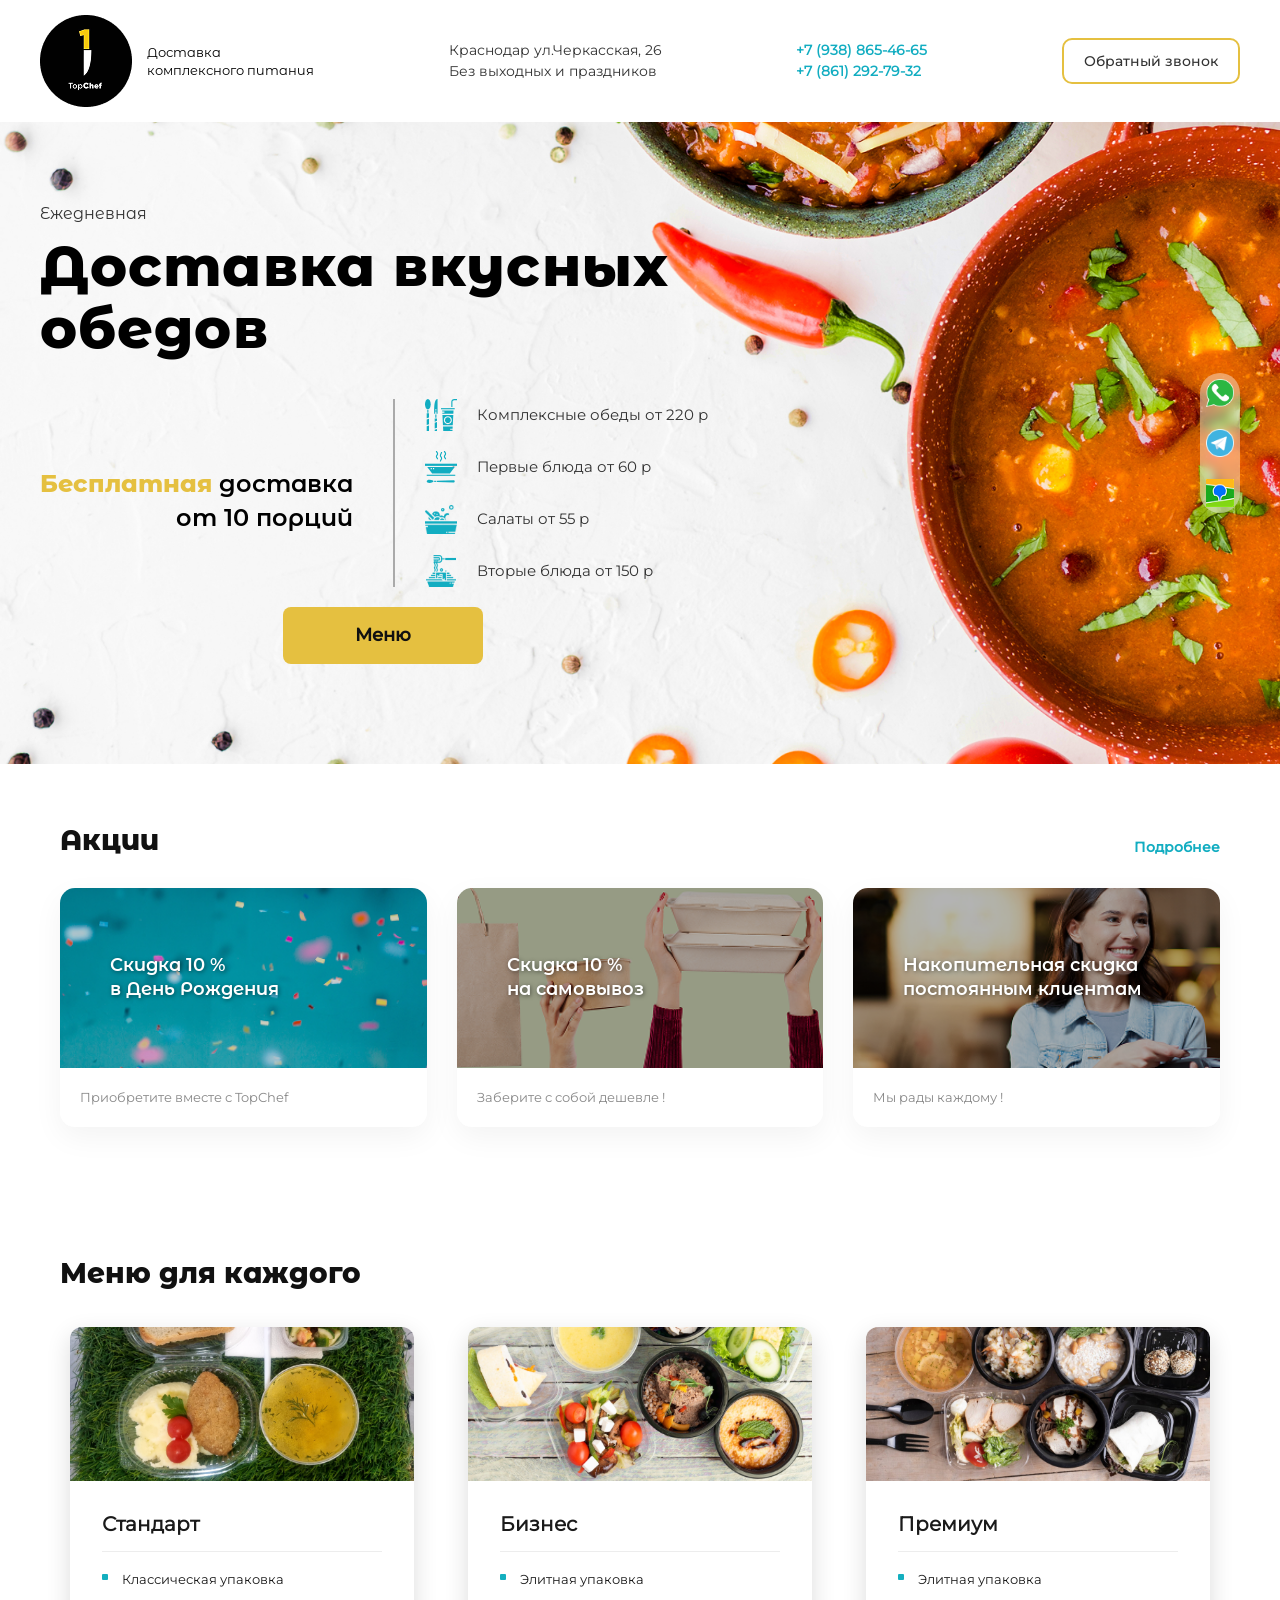
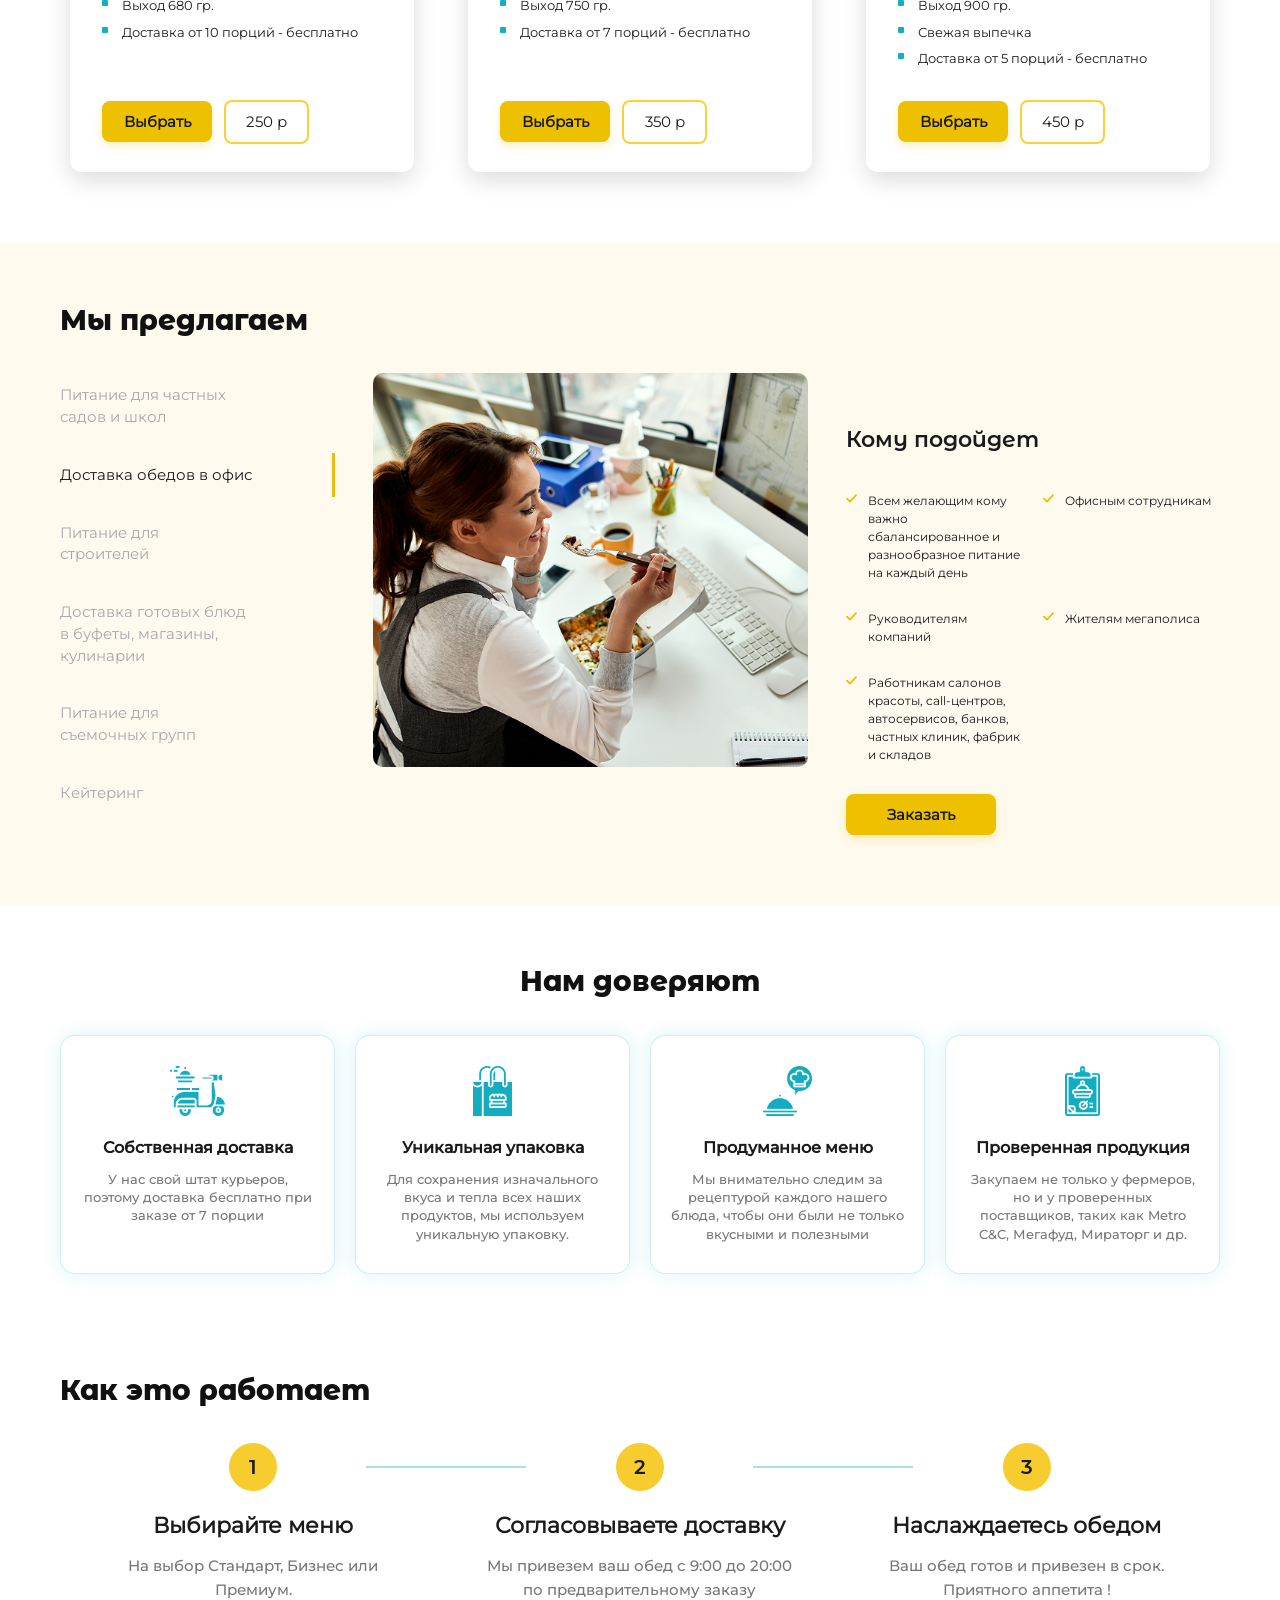
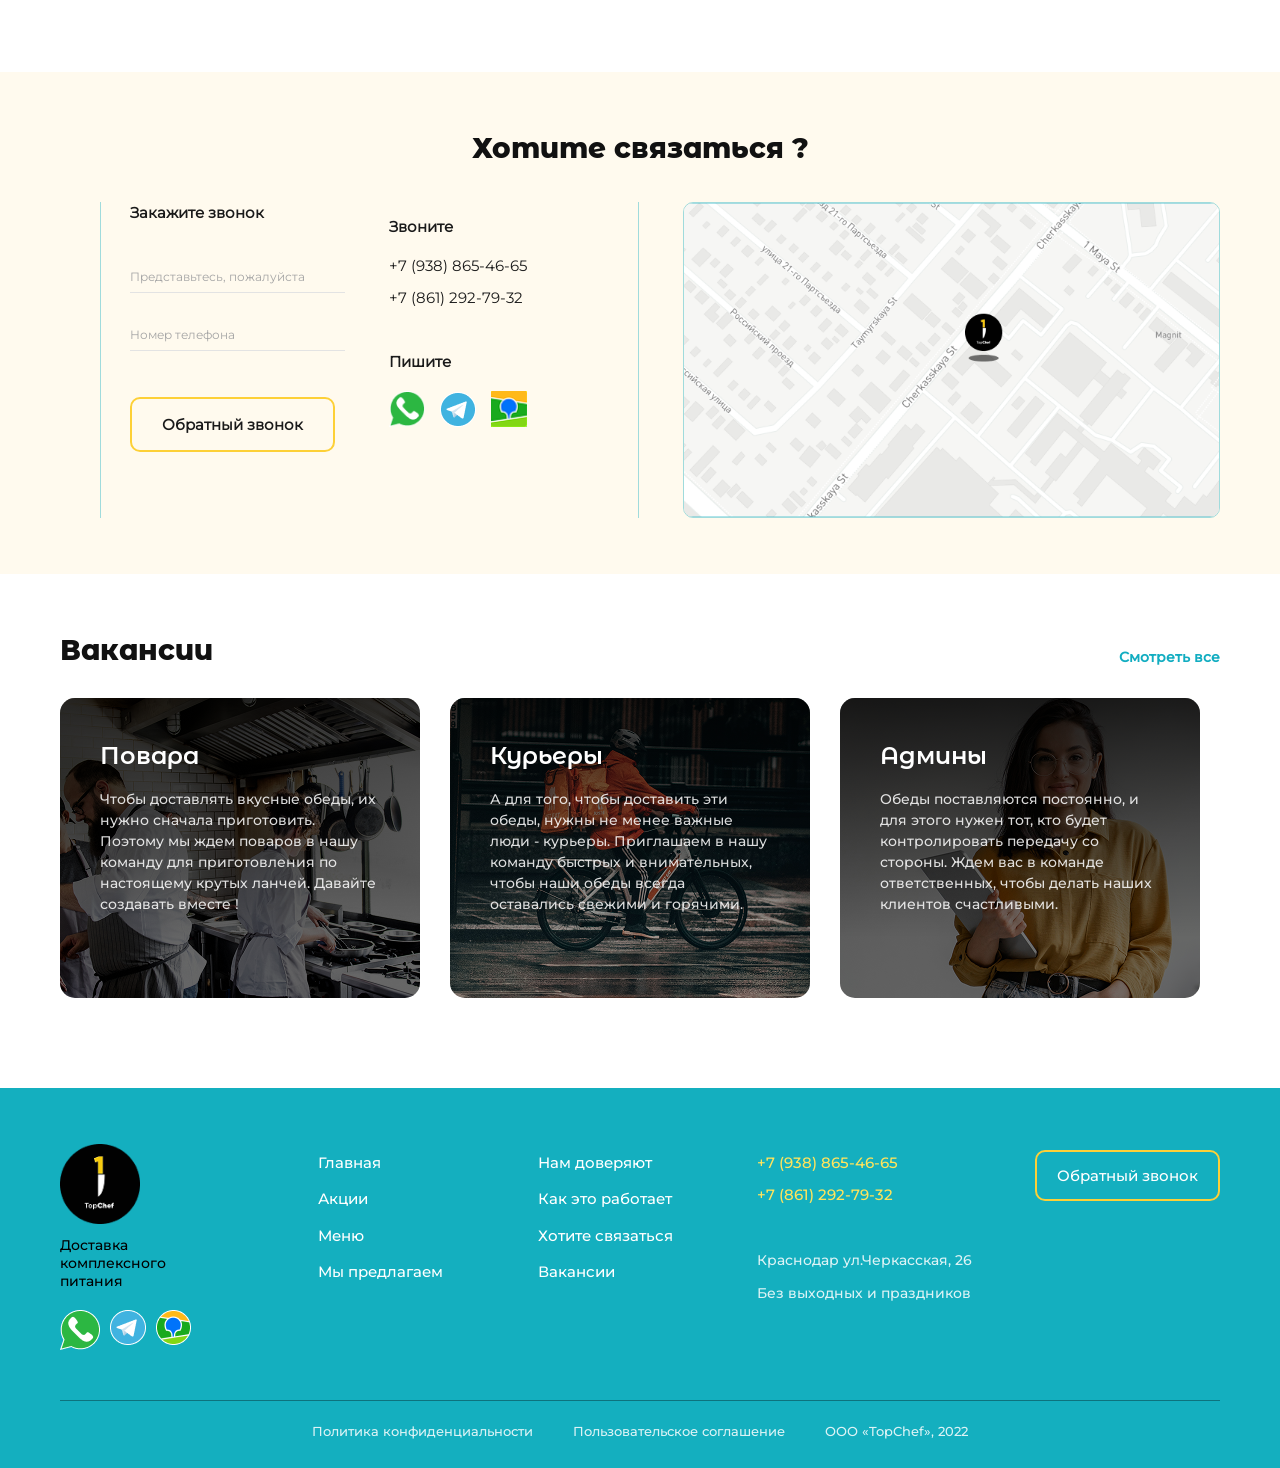
<file: index.html>
<!DOCTYPE html>
<html lang="ru">
<head>
    <meta charset="UTF-8">
    <meta name="viewport" content="width=device-width, initial-scale=1.0">
    <title>TopChef — Доставка комплексных обедов в Краснодаре</title>
    <meta name="description" content="Ежедневная доставка вкусных и сбалансированных обедов. Комплексные обеды от 220 руб. Бесплатная доставка от 10 порций. Работаем без выходных.">
    <link rel="canonical" href="https://topchef.ru/index.html" />
    <link rel="icon" href="./picture/favicon.ico" type="image/x-icon">
    <meta property="og:title" content="TopChef — Доставка комплексных обедов">
    <meta property="og:description" content="Ежедневная доставка вкусных обедов от 220 руб.">
    <meta property="og:type" content="website">
    <meta property="og:url" content="https://topchef.ru/index.html">
    <meta property="og:image" content="https://topchef.ru/picture/bowl-of-garnish-placed-on-table-with-vegetables 1.png">
    <link rel="stylesheet" href="style.css">
    <script type="application/ld+json">
    {
      "@context": "https://schema.org",
      "@type": "LocalBusiness",
      "name": "TopChef",
      "image": "https://topchef.ru/picture/Vector.png",
      "description": "Доставка комплексного питания",
      "address": {
        "@type": "PostalAddress",
        "streetAddress": "ул. Черкасская, 26",
        "addressLocality": "Краснодар",
        "addressCountry": "RU"
      },
      "telephone": "+7 (938) 865-46-65",
      "url": "https://topchef.ru"
    }
    </script>
</head>
<body>

    <header class="header">
        <button class="burger-btn" id="burgerBtn" aria-label="Открыть меню">
            <span></span><span></span><span></span>
        </button>
        <div class="header__logo">
            <a href="index.html"><img src="./picture/Vector.png" width="92" height="92" alt="Логотип TopChef"></a>
            <span class="header__logo-text">Доставка <br>комплексного питания</span>
        </div>
        <div class="header__info">
            <p>Краснодар ул.Черкасская, 26</p>
            <p>Без выходных и праздников</p>
        </div>
        <div class="header__contacts">
            <p>+7 (938) 865-46-65</p>
            <p>+7 (861) 292-79-32</p>
        </div>
        <button class="header__callback open-modal-btn">Обратный звонок</button>
    </header>

    <nav class="mobile-menu" id="mobileMenu">
        <button class="mobile-menu__close" id="closeMenuBtn" aria-label="Закрыть меню">&times;</button>
        <div class="mobile-menu__nav">
            <div class="mobile-menu__col">
                <a href="index.html">Главная</a>
                <a href="promo.html">Акции</a>
                <a href="menu.html">Меню</a>
                <a href="index.html#offer">Мы предлагаем</a>
            </div>
            <div class="mobile-menu__col">
                <a href="index.html#trust">Нам доверяют</a>
                <a href="index.html#how">Как это работает</a>
                <a href="index.html#contact">Хотите связаться</a>
                <a href="jobs.html">Вакансии</a>
            </div>
        </div>
        <div class="mobile-menu__info">
            <p>Краснодар<br>ул.Черкасская, 26</p>
            <p>Без выходных<br>и праздников</p>
            <div class="mobile-menu__phones">
                <a href="tel:+79388654665">+7 (938) 865-46-65</a>
                <a href="tel:+78612927932">+7 (861) 292-79-32</a>
            </div>
            <button class="mobile-menu__btn open-modal-btn">Обратный звонок</button>
        </div>
        <div class="mobile-menu__socials">
            <a href="#" aria-label="WhatsApp"><img src="./picture/Group (5).png" width="28" height="28" alt="WhatsApp"></a>
            <a href="#" aria-label="Telegram"><img src="./picture/logos_telegram.png" width="28" height="28" alt="Telegram"></a>
            <a href="#" aria-label="Viber"><img src="./picture/Vector (4).png" width="28" height="28" alt="Viber"></a>
        </div>
    </nav>

    <section class="hero">
        <div class="hero__messengers">
            <a href="#" aria-label="Telegram"><img src="./picture/Group (5).png" alt="Telegram"></a>
            <a href="#" aria-label="WhatsApp"><img src="./picture/logos_telegram.png" alt="WhatsApp"></a>
            <a href="#" aria-label="Viber"><img src="./picture/Vector (4).png" alt="Viber"></a>
        </div>
        <div class="hero__wrapper">
            <div class="hero__content">
                <p class="hero__subtitle">Ежедневная</p>
                <h1 class="hero__title">Доставка вкусных обедов</h1>
                <div class="hero__bottom-row">
                    <div class="hero__price">
                        <p class="hero__price-text"><span class="hero__price-highlight">Бесплатная</span> доставка <br> от 10 порций</p>
                    </div>
                    <div class="hero__list-block">
                        <div class="hero__list-wrapper">
                            <ul class="hero__list">
                                <li><img src="./picture/Group.svg" alt="Иконка обеда"><span>Комплексные обеды от 220 р</span></li>
                                <li><img src="./picture/Group (1).svg" alt="Иконка супа"><span>Первые блюда от 60 р</span></li>
                                <li><img src="./picture/Group (1).png" alt="Иконка салата"><span>Салаты от 55 р</span></li>
                                <li><img src="./picture/Group (2).png" alt="Иконка второго"><span>Вторые блюда от 150 р</span></li>
                            </ul>
                        </div>
                        <a href="menu.html" class="hero__btn">Меню</a>
                    </div>
                </div>
            </div>
        </div>
    </section>

    <section class="promo" id="promo">
        <div class="promo__wrapper">
            <div class="section__header">
                <h2 class="title">Акции</h2>
                <a href="promo.html" class="section__link">Подробнее</a>
            </div>
            <div class="promo__grid">
                <div class="promo-card">
                    <div class="promo-card__image-wrapper">
                        <img src="./picture/seyedeh-hamideh-kazemi-PFUqfNsorJM-unsplash 1.png" alt="Скидка на День Рождения" class="promo-card__img">
                        <h3 class="promo-card__title">Скидка 10 %<br>в День Рождения</h3>
                    </div>
                    <div class="promo-card__body"><p>Приобретите вместе с TopChef</p></div>
                </div>
                <div class="promo-card">
                    <div class="promo-card__image-wrapper">
                        <img src="./picture/eco-friendly-food-packaging-delivery-concept 1.png" alt="Скидка на самовывоз" class="promo-card__img">
                        <h3 class="promo-card__title">Скидка 10 %<br>на самовывоз</h3>
                    </div>
                    <div class="promo-card__body"><p>Заберите с собой дешевле !</p></div>
                </div>
                <div class="promo-card">
                    <div class="promo-card__image-wrapper">
                        <img src="./picture/paying-for-order 1.png" alt="Накопительная скидка" class="promo-card__img">
                        <h3 class="promo-card__title">Накопительная скидка<br>постоянным клиентам</h3>
                    </div>
                    <div class="promo-card__body"><p>Мы рады каждому !</p></div>
                </div>
            </div>
        </div>
    </section>

    <section class="section menu" id="menu">
        <div class="container">
            <h2 class="title">Меню для каждого</h2>
            <div class="menu__grid">
                <article class="menu-card">
                    <img src="./picture/Фото.png" alt="Обед Стандарт" class="menu-card__img">
                    <div class="menu-card__body">
                        <h3 class="menu-card__title">Стандарт</h3>
                        <ul class="menu-card__list">
                            <li>Классическая упаковка</li>
                            <li>Выход 680 гр.</li>
                            <li>Доставка от 10 порций - бесплатно</li>
                        </ul>
                        <div class="menu-card__bottom">
                            <a href="menu.html" class="btn btn--yellow">Выбрать</a>
                            <span class="price">250 р</span>
                        </div>
                    </div>
                </article>
                <article class="menu-card">
                    <img src="./picture/Фото (1).png" alt="Обед Бизнес" class="menu-card__img">
                    <div class="menu-card__body">
                        <h3 class="menu-card__title">Бизнес</h3>
                        <ul class="menu-card__list">
                            <li>Элитная упаковка</li>
                            <li>Выход 750 гр.</li>
                            <li>Доставка от 7 порций - бесплатно</li>
                        </ul>
                        <div class="menu-card__bottom">
                            <a href="menu.html" class="btn btn--yellow">Выбрать</a>
                            <span class="price">350 р</span>
                        </div>
                    </div>
                </article>
                <article class="menu-card">
                    <img src="./picture/Фото (2).png" alt="Обед Премиум" class="menu-card__img">
                    <div class="menu-card__body">
                        <h3 class="menu-card__title">Премиум</h3>
                        <ul class="menu-card__list">
                            <li>Элитная упаковка</li>
                            <li>Выход 900 гр.</li>
                            <li>Свежая выпечка</li>
                            <li>Доставка от 5 порций - бесплатно</li>
                        </ul>
                        <div class="menu-card__bottom">
                            <a href="menu.html" class="btn btn--yellow">Выбрать</a>
                            <span class="price">450 р</span>
                        </div>
                    </div>
                </article>
            </div>
        </div>
    </section>

    <section class="section offer" id="offer">
        <div class="container">
            <h2 class="title">Мы предлагаем</h2>
            <div class="offer__grid">
                <ul class="offer__tabs">
                    <li data-img="./picture/two-little-girls-sitting-at-a-table-and-eating-together-against-green-lawn 1.png" data-title="Питание для частных садов и школ" data-checks="Родителям, которые беспокоятся о питании своего ребенка|Учителям и воспитателям|Персоналу школ и детских садов|Частным детским садам|Частным школам">Питание для частных садов и школ</li>
                    <li class="is-active" data-img="./picture/high-angle-view-of-happy-female-entrepreneur-eating-salad-on-a-lunch-break-in-the-office 1.png" data-title="Доставка обедов в офис" data-checks="Всем желающим кому важно сбалансированное и разнообразное питание на каждый день|Руководителям компаний|Работникам салонов красоты, call-центров, автосервисов, банков, частных клиник, фабрик и складов|Офисным сотрудникам|Жителям мегаполиса">Доставка обедов в офис</li>
                    <li data-img="./picture/builders-eating-lunch_274689-14165 1.png" data-title="Питание для строителей" data-checks="Всем желающим кому важно сбалансированное и разнообразное питание на каждый день|Руководителям компаний|Офисным сотрудникам компании|Работникам стройки|Любым рабочим">Питание для строителей</li>
                    <li data-img="./picture/closed-metal-pots 1.png" data-title="Доставка в буфеты и магазины" data-checks="Всем желающим кому важно сбалансированное и разнообразное питание на каждый день|Руководителям компаний|Работникам буфетов, магазинов, кулинарий|Для кулинарий|Магазинам в целях продажи">Доставка готовых блюд в буфеты, магазины, кулинарии</li>
                    <li data-img="./picture/ben-collins-utn3ls_Q0bQ-unsplash 1.png" data-title="Питание для съемочных групп" data-checks="Координаторам проектов и ассистентам|Гримерам и стилистам|Техническому персоналу съемочной площадки|Режисерам и продюсерам|Актерам и массовке">Питание для съемочных групп</li>
                    <li data-img="./picture/scooping-the-food_41969-53 1.png" data-title="Кейтеринг" data-checks="Для организации дней рождений|Массовые мероприятия|Открытие: новых точек, Стоматологий, Бутиков, Магазинов, Шоу румов|Свадебные мероприятия|Детские праздники">Кейтеринг</li>
                </ul>
                <img src="./picture/high-angle-view-of-happy-female-entrepreneur-eating-salad-on-a-lunch-break-in-the-office 1.png" alt="Доставка обедов в офис" class="offer__img" id="offerImage">
                <div class="offer__who">
                    <h3>Кому подойдет</h3>
                    <ul class="offer__checks" id="offerChecks">
                        <li>Всем желающим кому важно сбалансированное и разнообразное питание на каждый день</li>
                        <li>Руководителям компаний</li>
                        <li>Работникам салонов красоты, call-центров, автосервисов, банков, частных клиник, фабрик и складов</li>
                        <li>Офисным сотрудникам</li>
                        <li>Жителям мегаполиса</li>
                    </ul>
                    <a href="#contact" class="btn btn--yellow">Заказать</a>
                </div>
            </div>
        </div>
    </section>

    <section class="trust" id="trust">
        <div class="trust__wrapper">
            <h2 class="title title--center">Нам доверяют</h2>
            <div class="trust__grid">
                <div class="trust-card"><img src="./picture/Group (2).svg" alt="Иконка доставки"><p>Собственная доставка</p><p>У нас свой штат курьеров, поэтому доставка бесплатно при заказе от 7 порции</p></div>
                <div class="trust-card"><img src="./picture/Group (3).svg" alt="Иконка упаковки"><p>Уникальная упаковка</p><p>Для сохранения изначального вкуса и тепла всех наших продуктов, мы используем уникальную упаковку. </p></div>
                <div class="trust-card"><img src="./picture/Group (3).png" alt="Иконка меню"><p>Продуманное меню</p><p>Мы внимательно следим за рецептурой каждого нашего блюда, чтобы они были не только вкусными и полезными</p></div>
                <div class="trust-card"><img src="./picture/Group (4).png" alt="Иконка продукции"><p>Проверенная продукция</p><p>Закупаем не только у фермеров, но и у проверенных поставщиков, таких как Metro C&C, Мегафуд, Мираторг и др.</p></div>
            </div>
        </div>
    </section>

    <section class="section how" id="how">
        <div class="container">
            <h2 class="title">Как это работает</h2>
            <div class="how__grid">
                <div class="how-step"><span class="how-step__num">1</span><h3>Выбирайте меню</h3><p>На выбор Стандарт, Бизнес или Премиум.</p></div>
                <div class="how-step"><span class="how-step__num">2</span><h3>Согласовываете доставку</h3><p>Мы привезем ваш обед с 9:00 до 20:00 по предварительному заказу</p></div>
                <div class="how-step"><span class="how-step__num">3</span><h3>Наслаждаетесь обедом</h3><p>Ваш обед готов и привезен в срок. Приятного аппетита !</p></div>
            </div>
        </div>
    </section>

    <section class="section contact" id="contact">
        <div class="container">
            <h2 class="title title--center">Хотите связаться ?</h2>
            <div class="contact__grid">
                <form class="contact__form js-form" id="form_1">
                    <h3>Закажите звонок</h3>
                    <input type="text" name="name" placeholder="Представьтесь, пожалуйста" class="js-input-name" required>
                    <input type="tel" name="phone" placeholder="Номер телефона" class="js-input-phone" required>
                    <button class="btn btn--outline" type="submit">Обратный звонок</button>
                </form>
                <div class="contact__info">
                    <h4>Звоните</h4>
                    <p>+7 (938) 865-46-65</p>
                    <p>+7 (861) 292-79-32</p>
                    <h4 class="contact__write">Пишите</h4>
                    <div class="contact__socials">
                        <a href="#" aria-label="WhatsApp"><img src="./picture/Group (5).png" alt="WhatsApp"></a>
                        <a href="#" aria-label="Telegram"><img src="./picture/logos_telegram.png" alt="Telegram"></a>
                        <a href="#" aria-label="Viber"><img src="./picture/Vector (4).png" alt="Viber"></a>
                    </div>
                </div>
                <div class="contact__map" role="img" aria-label="Карта: Краснодар, ул. Черкасская, 26">
                    <img src="./picture/Карта.png" alt="Карта проезда">
                </div>
            </div>
        </div>
    </section>

    <section class="jobs" id="jobs">
        <div class="jobs__wrapper">
            <div class="section__header">
                <h2 class="title">Вакансии</h2>
                <a href="jobs.html" class="section__link">Смотреть все</a>
            </div>
            <div class="jobs-carousel-wrapper">
                <div class="jobs-carousel">
                    <div class="jobs-carousel__item">
                        <div class="jobs-carousel__image-wrapper">
                            <img src="./picture/group-of-chefs-working-in-the-kitchen 1.png" alt="Повара" class="jobs-carousel__img">
                            <div class="jobs-carousel__content">
                                <h3>Повара</h3>
                                <p>Чтобы доставлять вкусные обеды, их нужно сначала приготовить. Поэтому мы ждем поваров в нашу команду для приготовления по настоящему крутых ланчей. Давайте создавать вместе !</p>
                            </div>
                        </div>
                    </div>
                    <div class="jobs-carousel__item">
                        <div class="jobs-carousel__image-wrapper">
                            <img src="./picture/joshua-lawrence-o_kNmj-6acM-unsplash 1 (7).png" alt="Курьеры" class="jobs-carousel__img">
                            <div class="jobs-carousel__content">
                                <h3>Курьеры</h3>
                                <p>А для того, чтобы доставить эти обеды, нужны не менее важные люди - курьеры. Приглашаем в нашу команду быстрых и внимательных, чтобы наши обеды всегда оставались свежими и горячими. </p>
                            </div>
                        </div>
                    </div>
                    <div class="jobs-carousel__item">
                        <div class="jobs-carousel__image-wrapper">
                            <img src="./picture/young-businesswoman-posing-with-copy-space 1 (1).png" alt="Админы" class="jobs-carousel__img">
                            <div class="jobs-carousel__content">
                                <h3>Админы</h3>
                                <p>Обеды поставляются постоянно, и для этого нужен тот, кто будет контролировать передачу со стороны. Ждем вас в команде ответственных, чтобы делать наших клиентов счастливыми.</p>
                            </div>
                        </div>
                    </div>
                </div>
            </div>
        </div>
    </section>

    <footer class="footer">
        <div class="footer__inner">
            <div class="footer__brand">
                <a href="index.html" class="logo"><img src="./picture/Vector.png" alt="TopChef"><span class="logo__text" style="color:#000;">Доставка<br>комплексного питания</span></a>
                <div class="footer__socials">
                    <a href="#" aria-label="Telegram"><img src="./picture/Group (5).png" alt="Telegram"></a>
                    <a href="#" aria-label="WhatsApp"><img src="./picture/logos_telegram.png" alt="WhatsApp"></a>
                    <a href="#" aria-label="Viber"><img src="./picture/icon 1 1.png" alt="Viber"></a>
                </div>
            </div>
            <nav class="footer__nav">
                <a href="index.html">Главная</a>
                <a href="promo.html">Акции</a>
                <a href="menu.html">Меню</a>
                <a href="index.html#offer">Мы предлагаем</a>
            </nav>
            <nav class="footer__nav">
                <a href="index.html#trust">Нам доверяют</a>
                <a href="index.html#how">Как это работает</a>
                <a href="index.html#contact">Хотите связаться</a>
                <a href="jobs.html">Вакансии</a>
            </nav>
            <div class="footer__contacts">
                <a href="tel:+79388654665" class="footer__phone">+7 (938) 865-46-65</a>
                <a href="tel:+78612927932" class="footer__phone">+7 (861) 292-79-32</a>
                <br><p>Краснодар ул.Черкасская, 26</p><p>Без выходных и праздников</p>
            </div>
            <button class="btn btn--outline btn--light footer__btn open-modal-btn">Обратный звонок</button>
        </div>
        <div class="footer__bottom">
            <a href="privacy.html">Политика конфиденциальности</a>
            <a href="agreement.html">Пользовательское соглашение</a>
            <span>ООО «TopChef», 2022</span>
        </div>
    </footer>

    <div class="modal-overlay" id="callbackModal">
        <div class="modal-content">
            <button class="modal-close" id="closeModal" aria-label="Закрыть">&times;</button>
            <h2 class="modal-title">Заказать звонок</h2>
            <form class="modal-form js-form" id="form_2">
                <input type="text" name="name" placeholder="Представьтесь, пожалуйста" class="js-input-name" required>
                <input type="tel" name="phone" placeholder="+7 (___) ___-__-__" class="js-input-phone" required>
                <button class="btn btn--yellow modal-btn" type="submit">Обратный звонок</button>
            </form>
            <p class="modal-policy">Нажимая на эту кнопку, я соглашаюсь<br>на обработку персональных данных</p>
        </div>
    </div>

    <script src="script.js" defer></script>
</body>
</html>
</file>
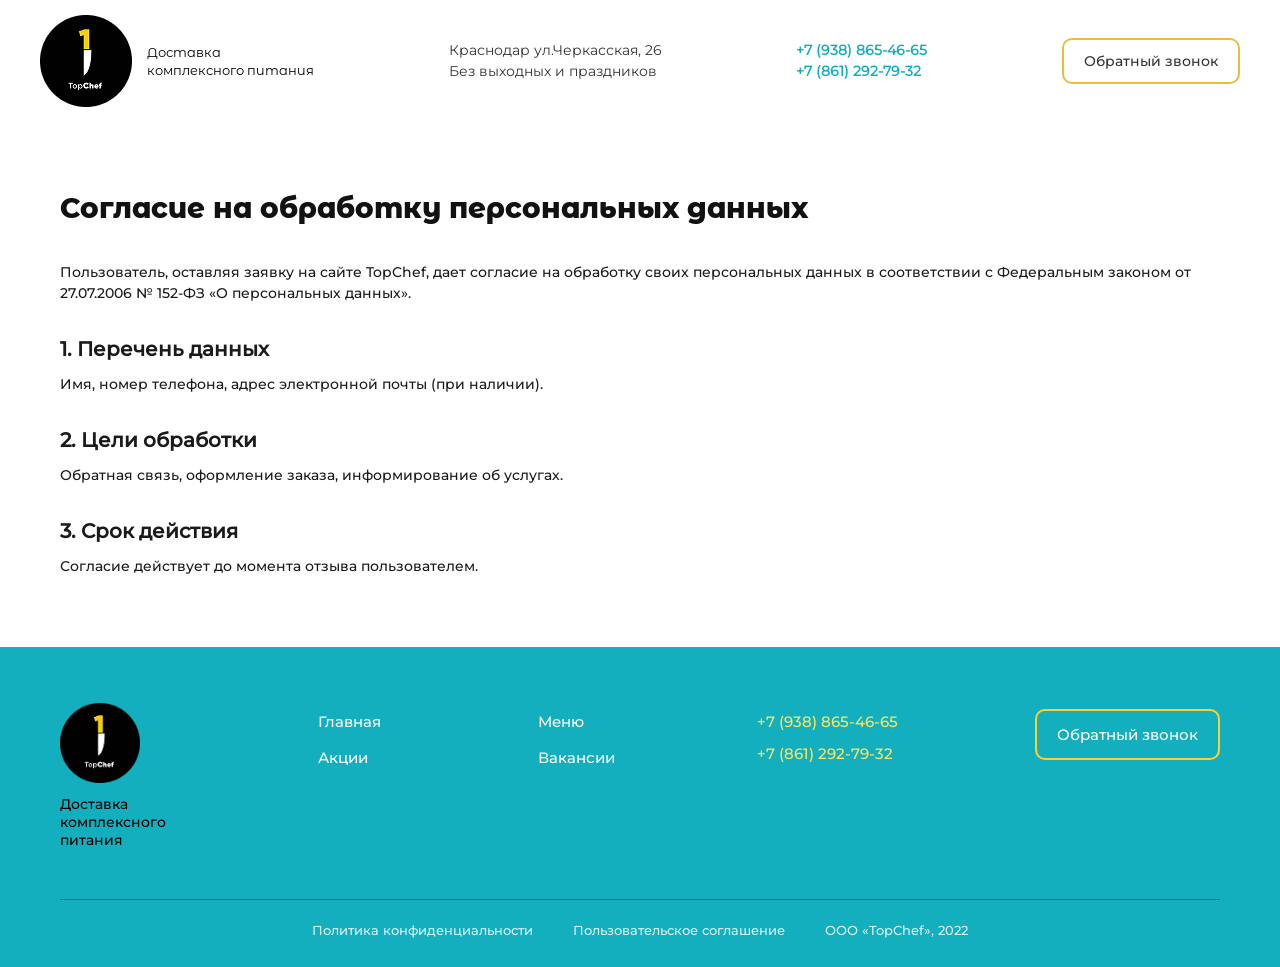
<file: agreement.html>
<!DOCTYPE html>
<html lang="ru">
<head>
    <meta charset="UTF-8">
    <meta name="viewport" content="width=device-width, initial-scale=1.0">
    <title>Согласие на обработку персональных данных — TopChef</title>
    <meta name="description" content="Согласие на обработку персональных данных пользователей сайта TopChef.">
    <link rel="canonical" href="https://topchef.ru/agreement.html" />
    <link rel="icon" href="./picture/favicon.ico" type="image/x-icon">
    <link rel="stylesheet" href="style.css">
</head>
<body>
    <header class="header">
        <div class="header__logo">
            <a href="index.html"><img src="./picture/Vector.png" width="92" height="92" alt="Логотип TopChef"></a>
            <span class="header__logo-text">Доставка <br>комплексного питания</span>
        </div>
        <div class="header__info"><p>Краснодар ул.Черкасская, 26</p><p>Без выходных и праздников</p></div>
        <div class="header__contacts"><p>+7 (938) 865-46-65</p><p>+7 (861) 292-79-32</p></div>
        <button class="header__callback open-modal-btn">Обратный звонок</button>
    </header>
    
    <section class="section">
        <div class="container">
            <h1 class="title">Согласие на обработку персональных данных</h1>
            <p>Пользователь, оставляя заявку на сайте TopChef, дает согласие на обработку своих персональных данных в соответствии с Федеральным законом от 27.07.2006 № 152-ФЗ «О персональных данных».</p>
            <h2 style="margin-top: 30px; font-size: 20px;">1. Перечень данных</h2>
            <p style="margin-top: 10px;">Имя, номер телефона, адрес электронной почты (при наличии).</p>
            <h2 style="margin-top: 30px; font-size: 20px;">2. Цели обработки</h2>
            <p style="margin-top: 10px;">Обратная связь, оформление заказа, информирование об услугах.</p>
            <h2 style="margin-top: 30px; font-size: 20px;">3. Срок действия</h2>
            <p style="margin-top: 10px;">Согласие действует до момента отзыва пользователем.</p>
        </div>
    </section>
    
    <footer class="footer">
        <div class="footer__inner">
            <div class="footer__brand"><a href="index.html" class="logo"><img src="./picture/Vector.png" alt="TopChef"><span class="logo__text" style="color:#000;">Доставка<br>комплексного питания</span></a></div>
            <nav class="footer__nav"><a href="index.html">Главная</a><a href="promo.html">Акции</a></nav>
            <nav class="footer__nav"><a href="menu.html">Меню</a><a href="jobs.html">Вакансии</a></nav>
            <div class="footer__contacts"><a href="tel:+79388654665" class="footer__phone">+7 (938) 865-46-65</a><a href="tel:+78612927932" class="footer__phone">+7 (861) 292-79-32</a></div>
            <button class="btn btn--outline btn--light footer__btn open-modal-btn">Обратный звонок</button>
        </div>
        <div class="footer__bottom"><a href="privacy.html">Политика конфиденциальности</a><a href="agreement.html">Пользовательское соглашение</a><span>ООО «TopChef», 2022</span></div>
    </footer>
    <script src="script.js" defer></script>
</body>
</html>
</file>
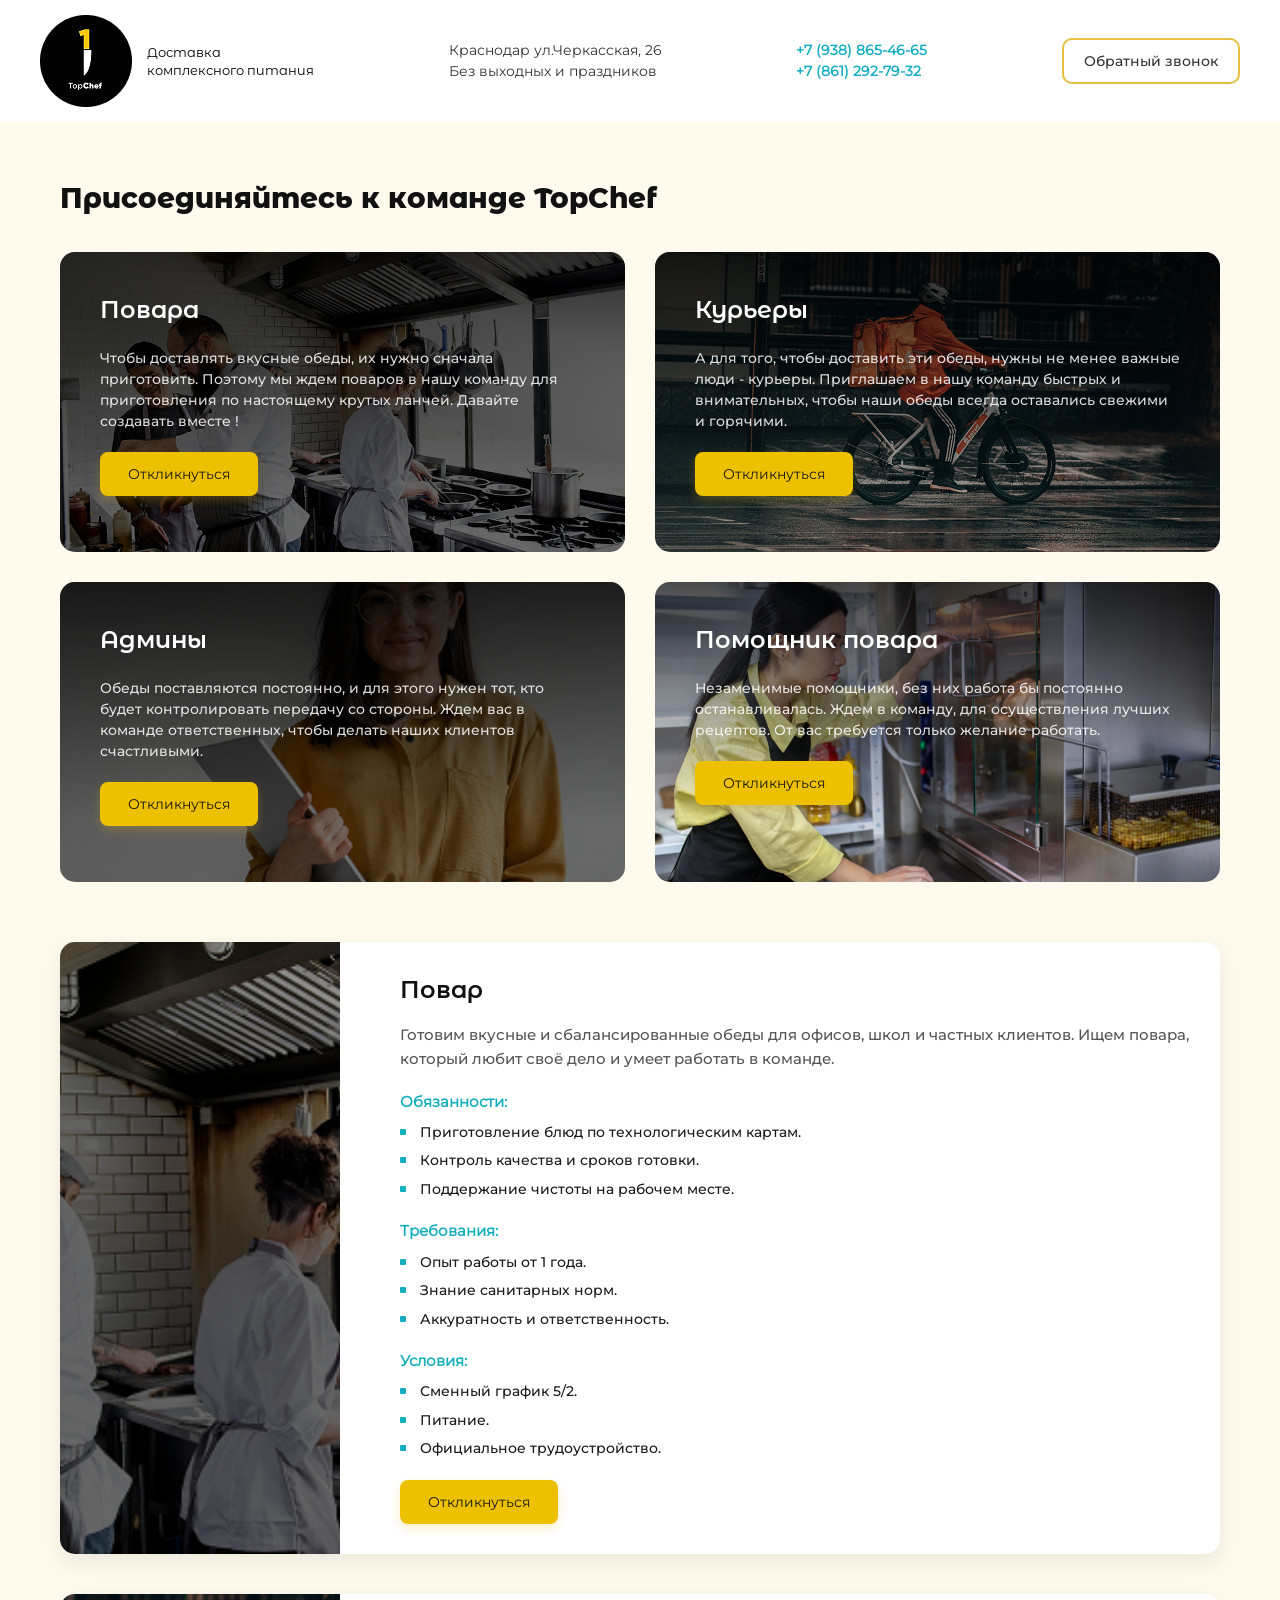
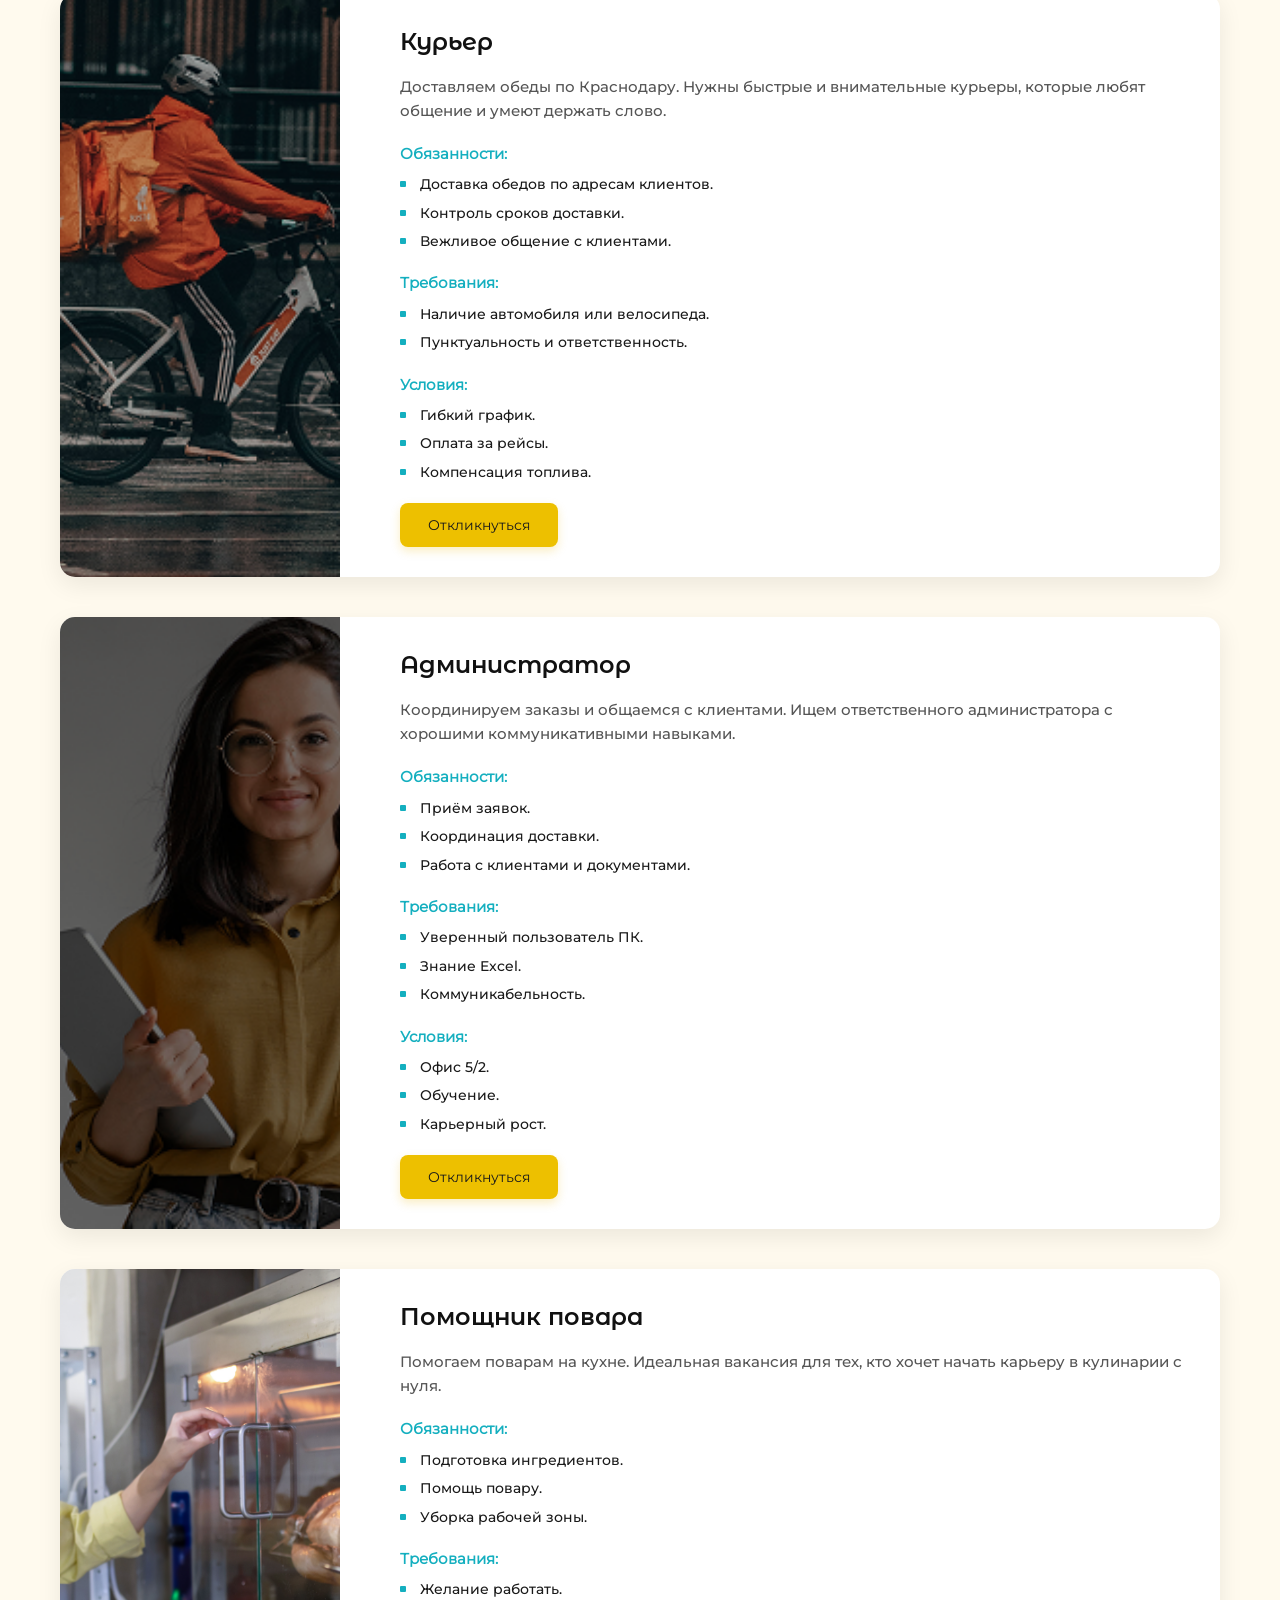
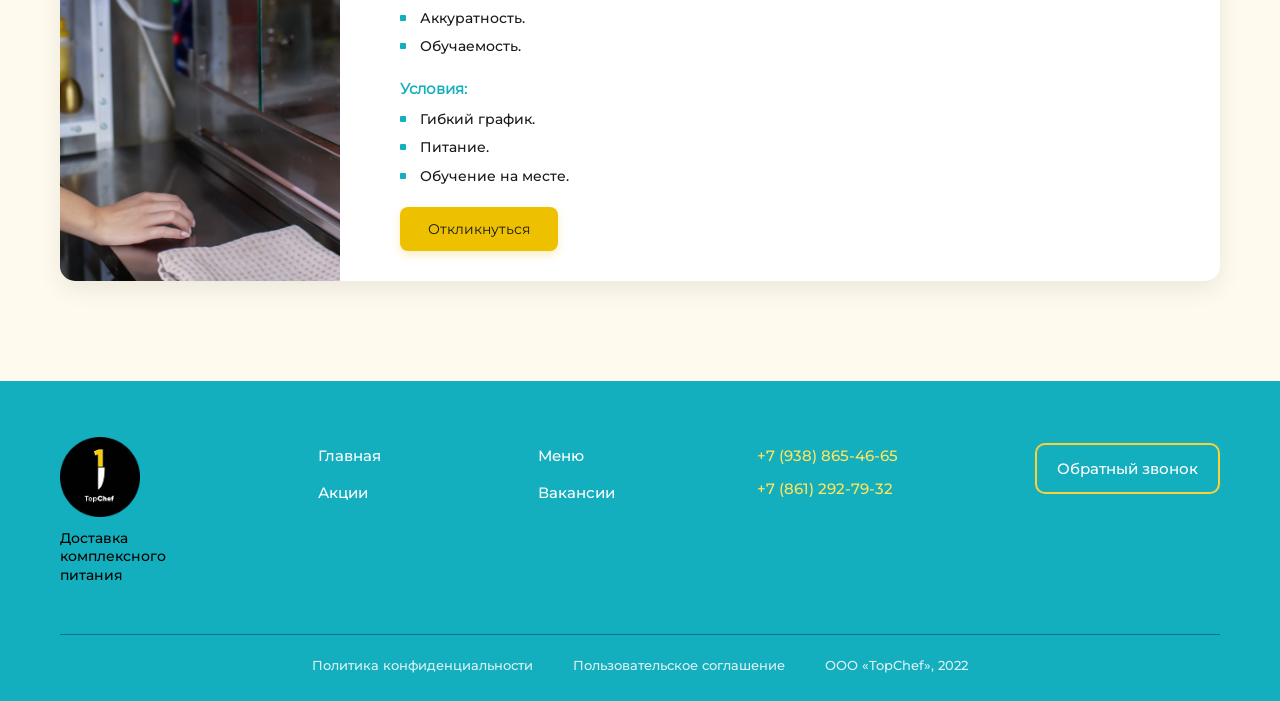
<file: jobs.html>
<!DOCTYPE html>
<html lang="ru">
<head>
    <meta charset="UTF-8">
    <meta name="viewport" content="width=device-width, initial-scale=1.0">
    <title>Вакансии — TopChef</title>
    <meta name="description" content="Вакансии в компании TopChef. Требуются повара, курьеры, администраторы и менеджеры. Присоединяйтесь к нашей команде!">
    <link rel="canonical" href="https://topchef.ru/jobs.html" />
    <link rel="icon" href="./picture/favicon.ico" type="image/x-icon">
    <meta property="og:title" content="Вакансии — TopChef">
    <meta property="og:description" content="Требуются повара, курьеры, администраторы и менеджеры.">
    <meta property="og:type" content="website">
    <meta property="og:url" content="https://topchef.ru/jobs.html">
    <meta property="og:image" content="https://topchef.ru/picture/group-of-chefs-working-in-the-kitchen 1.png">
    <link rel="stylesheet" href="style.css">
    
    <script type="application/ld+json">
    {
      "@context": "https://schema.org",
      "@type": "BreadcrumbList",
      "itemListElement": [{
        "@type": "ListItem",
        "position": 1,
        "name": "Главная",
        "item": "https://topchef.ru/index.html"
      },{
        "@type": "ListItem",
        "position": 2,
        "name": "Вакансии",
        "item": "https://topchef.ru/jobs.html"
      }]
    }
    </script>
</head>
<body>

    <header class="header">
        <button class="burger-btn" id="burgerBtn" aria-label="Открыть меню"><span></span><span></span><span></span></button>
        <div class="header__logo"><a href="index.html"><img src="./picture/Vector.png" width="92" height="92" alt="Логотип TopChef"></a><span class="header__logo-text">Доставка <br>комплексного питания</span></div>
        <div class="header__info"><p>Краснодар ул.Черкасская, 26</p><p>Без выходных и праздников</p></div>
        <div class="header__contacts"><p>+7 (938) 865-46-65</p><p>+7 (861) 292-79-32</p></div>
        <button class="header__callback open-modal-btn">Обратный звонок</button>
    </header>

    <nav class="mobile-menu" id="mobileMenu">
        <button class="mobile-menu__close" id="closeMenuBtn" aria-label="Закрыть меню">&times;</button>
        <div class="mobile-menu__nav">
            <div class="mobile-menu__col"><a href="index.html">Главная</a><a href="promo.html">Акции</a><a href="menu.html">Меню</a><a href="index.html#offer">Мы предлагаем</a></div>
            <div class="mobile-menu__col"><a href="index.html#trust">Нам доверяют</a><a href="index.html#how">Как это работает</a><a href="index.html#contact">Хотите связаться</a><a href="jobs.html">Вакансии</a></div>
        </div>
        <div class="mobile-menu__info"><p>Краснодар<br>ул.Черкасская, 26</p><p>Без выходных<br>и праздников</p><div class="mobile-menu__phones"><a href="tel:+79388654665">+7 (938) 865-46-65</a><a href="tel:+78612927932">+7 (861) 292-79-32</a></div><button class="mobile-menu__btn open-modal-btn">Обратный звонок</button></div>
        <div class="mobile-menu__socials"><a href="#"><img src="./picture/Group (5).png" alt="WhatsApp"></a><a href="#"><img src="./picture/logos_telegram.png" alt="Telegram"></a><a href="#"><img src="./picture/Vector (4).png" alt="Viber"></a></div>
    </nav>

    <section class="page-section">
        <div class="container">
            <h2 class="title">Присоединяйтесь к команде TopChef</h2>
            <div class="jobs-grid">
                <div class="jobs-card"><div class="jobs-card__image-wrapper"><img src="./picture/group-of-chefs-working-in-the-kitchen 1.png" alt="Вакансия Повар" class="jobs-card__img"><div class="jobs-card__content"><h3>Повара</h3><p>Чтобы доставлять вкусные обеды, их нужно сначала приготовить. Поэтому мы ждем поваров в нашу команду для приготовления по настоящему крутых ланчей. Давайте создавать вместе !</p><button class="btn btn--yellow open-modal-btn">Откликнуться</button></div></div></div>
                <div class="jobs-card"><div class="jobs-card__image-wrapper"><img src="./picture/joshua-lawrence-o_kNmj-6acM-unsplash 1 (7).png" alt="Вакансия Курьер" class="jobs-card__img"><div class="jobs-card__content"><h3>Курьеры</h3><p>А для того, чтобы доставить эти обеды, нужны не менее важные люди - курьеры. Приглашаем в нашу команду быстрых и внимательных, чтобы наши обеды всегда оставались свежими и горячими. </p><button class="btn btn--yellow open-modal-btn">Откликнуться</button></div></div></div>
                <div class="jobs-card"><div class="jobs-card__image-wrapper"><img src="./picture/young-businesswoman-posing-with-copy-space 1 (1).png" alt="Вакансия Администратор" class="jobs-card__img"><div class="jobs-card__content"><h3>Админы</h3><p>Обеды поставляются постоянно, и для этого нужен тот, кто будет контролировать передачу со стороны. Ждем вас в команде ответственных, чтобы делать наших клиентов счастливыми.</p><button class="btn btn--yellow open-modal-btn">Откликнуться</button></div></div></div>
                <div class="jobs-card"><div class="jobs-card__image-wrapper"><img src="./picture/ca80f75f6ffbca8e678aa57aeb8961359ee1200b.jpg" alt="Помощник повара" class="jobs-card__img"><div class="jobs-card__content"><h3>Помощник повара</h3><p>Незаменимые помощники, без них работа бы постоянно останавливалась. Ждем в команду, для осуществления лучших рецептов.  От вас требуется только желание работать. </p><button class="btn btn--yellow open-modal-btn">Откликнуться</button></div></div></div>
            </div>

            <div class="jobs-details">
                <article class="jobs-detail">
                    <div class="jobs-detail__image">
                        <img src="./picture/group-of-chefs-working-in-the-kitchen 1.png" alt="Повар TopChef">
                    </div>
                    <div class="jobs-detail__content">
                        <h3>Повар</h3>
                        <p class="jobs-detail__desc">Готовим вкусные и сбалансированные обеды для офисов, школ и частных клиентов. Ищем повара, который любит своё дело и умеет работать в команде.</p>
                        <h4>Обязанности:</h4>
                        <ul>
                            <li>Приготовление блюд по технологическим картам.</li>
                            <li>Контроль качества и сроков готовки.</li>
                            <li>Поддержание чистоты на рабочем месте.</li>
                        </ul>
                        <h4>Требования:</h4>
                        <ul>
                            <li>Опыт работы от 1 года.</li>
                            <li>Знание санитарных норм.</li>
                            <li>Аккуратность и ответственность.</li>
                        </ul>
                        <h4>Условия:</h4>
                        <ul>
                            <li>Сменный график 5/2.</li>
                            <li>Питание.</li>
                            <li>Официальное трудоустройство.</li>
                        </ul>
                        <button class="btn btn--yellow open-modal-btn">Откликнуться</button>
                    </div>
                </article>

                <article class="jobs-detail">
                    <div class="jobs-detail__image">
                        <img src="./picture/joshua-lawrence-o_kNmj-6acM-unsplash 1 (7).png" alt="Курьер TopChef">
                    </div>
                    <div class="jobs-detail__content">
                        <h3>Курьер</h3>
                        <p class="jobs-detail__desc">Доставляем обеды по Краснодару. Нужны быстрые и внимательные курьеры, которые любят общение и умеют держать слово.</p>
                        <h4>Обязанности:</h4>
                        <ul>
                            <li>Доставка обедов по адресам клиентов.</li>
                            <li>Контроль сроков доставки.</li>
                            <li>Вежливое общение с клиентами.</li>
                        </ul>
                        <h4>Требования:</h4>
                        <ul>
                            <li>Наличие автомобиля или велосипеда.</li>
                            <li>Пунктуальность и ответственность.</li>
                        </ul>
                        <h4>Условия:</h4>
                        <ul>
                            <li>Гибкий график.</li>
                            <li>Оплата за рейсы.</li>
                            <li>Компенсация топлива.</li>
                        </ul>
                        <button class="btn btn--yellow open-modal-btn">Откликнуться</button>
                    </div>
                </article>

                <article class="jobs-detail">
                    <div class="jobs-detail__image">
                        <img src="./picture/young-businesswoman-posing-with-copy-space 1 (1).png" alt="Администратор TopChef">
                    </div>
                    <div class="jobs-detail__content">
                        <h3>Администратор</h3>
                        <p class="jobs-detail__desc">Координируем заказы и общаемся с клиентами. Ищем ответственного администратора с хорошими коммуникативными навыками.</p>
                        <h4>Обязанности:</h4>
                        <ul>
                            <li>Приём заявок.</li>
                            <li>Координация доставки.</li>
                            <li>Работа с клиентами и документами.</li>
                        </ul>
                        <h4>Требования:</h4>
                        <ul>
                            <li>Уверенный пользователь ПК.</li>
                            <li>Знание Excel.</li>
                            <li>Коммуникабельность.</li>
                        </ul>
                        <h4>Условия:</h4>
                        <ul>
                            <li>Офис 5/2.</li>
                            <li>Обучение.</li>
                            <li>Карьерный рост.</li>
                        </ul>
                        <button class="btn btn--yellow open-modal-btn">Откликнуться</button>
                    </div>
                </article>

                <article class="jobs-detail">
                    <div class="jobs-detail__image">
                        <img src="./picture/ca80f75f6ffbca8e678aa57aeb8961359ee1200b.jpg" alt="Помощник повара TopChef">
                    </div>
                    <div class="jobs-detail__content">
                        <h3>Помощник повара</h3>
                        <p class="jobs-detail__desc">Помогаем поварам на кухне. Идеальная вакансия для тех, кто хочет начать карьеру в кулинарии с нуля.</p>
                        <h4>Обязанности:</h4>
                        <ul>
                            <li>Подготовка ингредиентов.</li>
                            <li>Помощь повару.</li>
                            <li>Уборка рабочей зоны.</li>
                        </ul>
                        <h4>Требования:</h4>
                        <ul>
                            <li>Желание работать.</li>
                            <li>Аккуратность.</li>
                            <li>Обучаемость.</li>
                        </ul>
                        <h4>Условия:</h4>
                        <ul>
                            <li>Гибкий график.</li>
                            <li>Питание.</li>
                            <li>Обучение на месте.</li>
                        </ul>
                        <button class="btn btn--yellow open-modal-btn">Откликнуться</button>
                    </div>
                </article>
            </div>
        </div>
    </section>

    <footer class="footer">
        <div class="footer__inner">
            <div class="footer__brand"><a href="index.html" class="logo"><img src="./picture/Vector.png" alt="TopChef"><span class="logo__text" style="color:#000;">Доставка<br>комплексного питания</span></a></div>
            <nav class="footer__nav"><a href="index.html">Главная</a><a href="promo.html">Акции</a></nav>
            <nav class="footer__nav"><a href="menu.html">Меню</a><a href="jobs.html">Вакансии</a></nav>
            <div class="footer__contacts"><a href="tel:+79388654665" class="footer__phone">+7 (938) 865-46-65</a><a href="tel:+78612927932" class="footer__phone">+7 (861) 292-79-32</a></div>
            <button class="btn btn--outline btn--light footer__btn open-modal-btn">Обратный звонок</button>
        </div>
        <div class="footer__bottom"><a href="privacy.html">Политика конфиденциальности</a><a href="agreement.html">Пользовательское соглашение</a><span>ООО «TopChef», 2022</span></div>
    </footer>

    <div class="modal-overlay" id="callbackModal">
        <div class="modal-content">
            <button class="modal-close" id="closeModal" aria-label="Закрыть">&times;</button>
            <h2 class="modal-title">Оставить заявку</h2>
            <form class="modal-form js-form" id="form_3"><input type="text" name="name" placeholder="Представьтесь, пожалуйста" class="js-input-name" required><input type="tel" name="phone" placeholder="+7 (___) ___-__-__" class="js-input-phone" required><button class="btn btn--yellow modal-btn" type="submit">Отправить</button></form>
            <p class="modal-policy">Нажимая на эту кнопку, я соглашаюсь<br>на обработку персональных данных</p>
        </div>
    </div>
    <script src="script.js" defer></script>
</body>
</html>
</file>
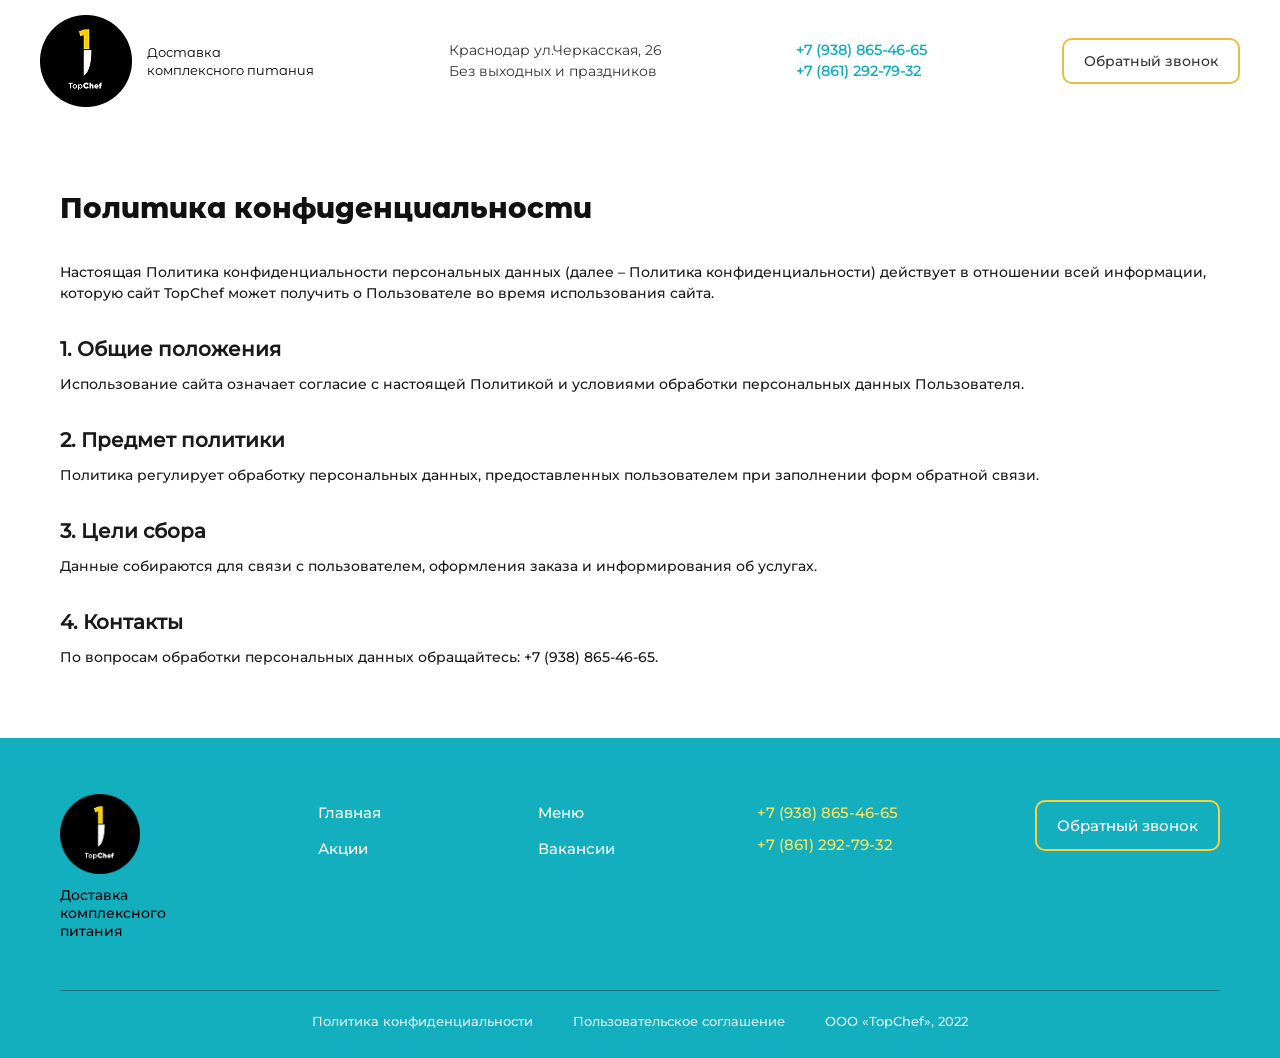
<file: privacy.html>
<!DOCTYPE html>
<html lang="ru">
<head>
    <meta charset="UTF-8">
    <meta name="viewport" content="width=device-width, initial-scale=1.0">
    <title>Политика конфиденциальности — TopChef</title>
    <meta name="description" content="Политика конфиденциальности и обработки персональных данных компании TopChef.">
    <link rel="canonical" href="https://topchef.ru/privacy.html" />
    <link rel="icon" href="./picture/favicon.ico" type="image/x-icon">
    <link rel="stylesheet" href="style.css">
</head>
<body>
    <header class="header">
        <div class="header__logo">
            <a href="index.html"><img src="./picture/Vector.png" width="92" height="92" alt="Логотип TopChef"></a>
            <span class="header__logo-text">Доставка <br>комплексного питания</span>
        </div>
        <div class="header__info"><p>Краснодар ул.Черкасская, 26</p><p>Без выходных и праздников</p></div>
        <div class="header__contacts"><p>+7 (938) 865-46-65</p><p>+7 (861) 292-79-32</p></div>
        <button class="header__callback open-modal-btn">Обратный звонок</button>
    </header>
    
    <section class="section">
        <div class="container">
            <h1 class="title">Политика конфиденциальности</h1>
            <p>Настоящая Политика конфиденциальности персональных данных (далее – Политика конфиденциальности) действует в отношении всей информации, которую сайт TopChef может получить о Пользователе во время использования сайта.</p>
            <h2 style="margin-top: 30px; font-size: 20px;">1. Общие положения</h2>
            <p style="margin-top: 10px;">Использование сайта означает согласие с настоящей Политикой и условиями обработки персональных данных Пользователя.</p>
            <h2 style="margin-top: 30px; font-size: 20px;">2. Предмет политики</h2>
            <p style="margin-top: 10px;">Политика регулирует обработку персональных данных, предоставленных пользователем при заполнении форм обратной связи.</p>
            <h2 style="margin-top: 30px; font-size: 20px;">3. Цели сбора</h2>
            <p style="margin-top: 10px;">Данные собираются для связи с пользователем, оформления заказа и информирования об услугах.</p>
            <h2 style="margin-top: 30px; font-size: 20px;">4. Контакты</h2>
            <p style="margin-top: 10px;">По вопросам обработки персональных данных обращайтесь: +7 (938) 865-46-65.</p>
        </div>
    </section>
    
    <footer class="footer">
        <div class="footer__inner">
            <div class="footer__brand"><a href="index.html" class="logo"><img src="./picture/Vector.png" alt="TopChef"><span class="logo__text" style="color:#000;">Доставка<br>комплексного питания</span></a></div>
            <nav class="footer__nav"><a href="index.html">Главная</a><a href="promo.html">Акции</a></nav>
            <nav class="footer__nav"><a href="menu.html">Меню</a><a href="jobs.html">Вакансии</a></nav>
            <div class="footer__contacts"><a href="tel:+79388654665" class="footer__phone">+7 (938) 865-46-65</a><a href="tel:+78612927932" class="footer__phone">+7 (861) 292-79-32</a></div>
            <button class="btn btn--outline btn--light footer__btn open-modal-btn">Обратный звонок</button>
        </div>
        <div class="footer__bottom"><a href="privacy.html">Политика конфиденциальности</a><a href="agreement.html">Пользовательское соглашение</a><span>ООО «TopChef», 2022</span></div>
    </footer>
    <script src="script.js" defer></script>
</body>
</html>
</file>
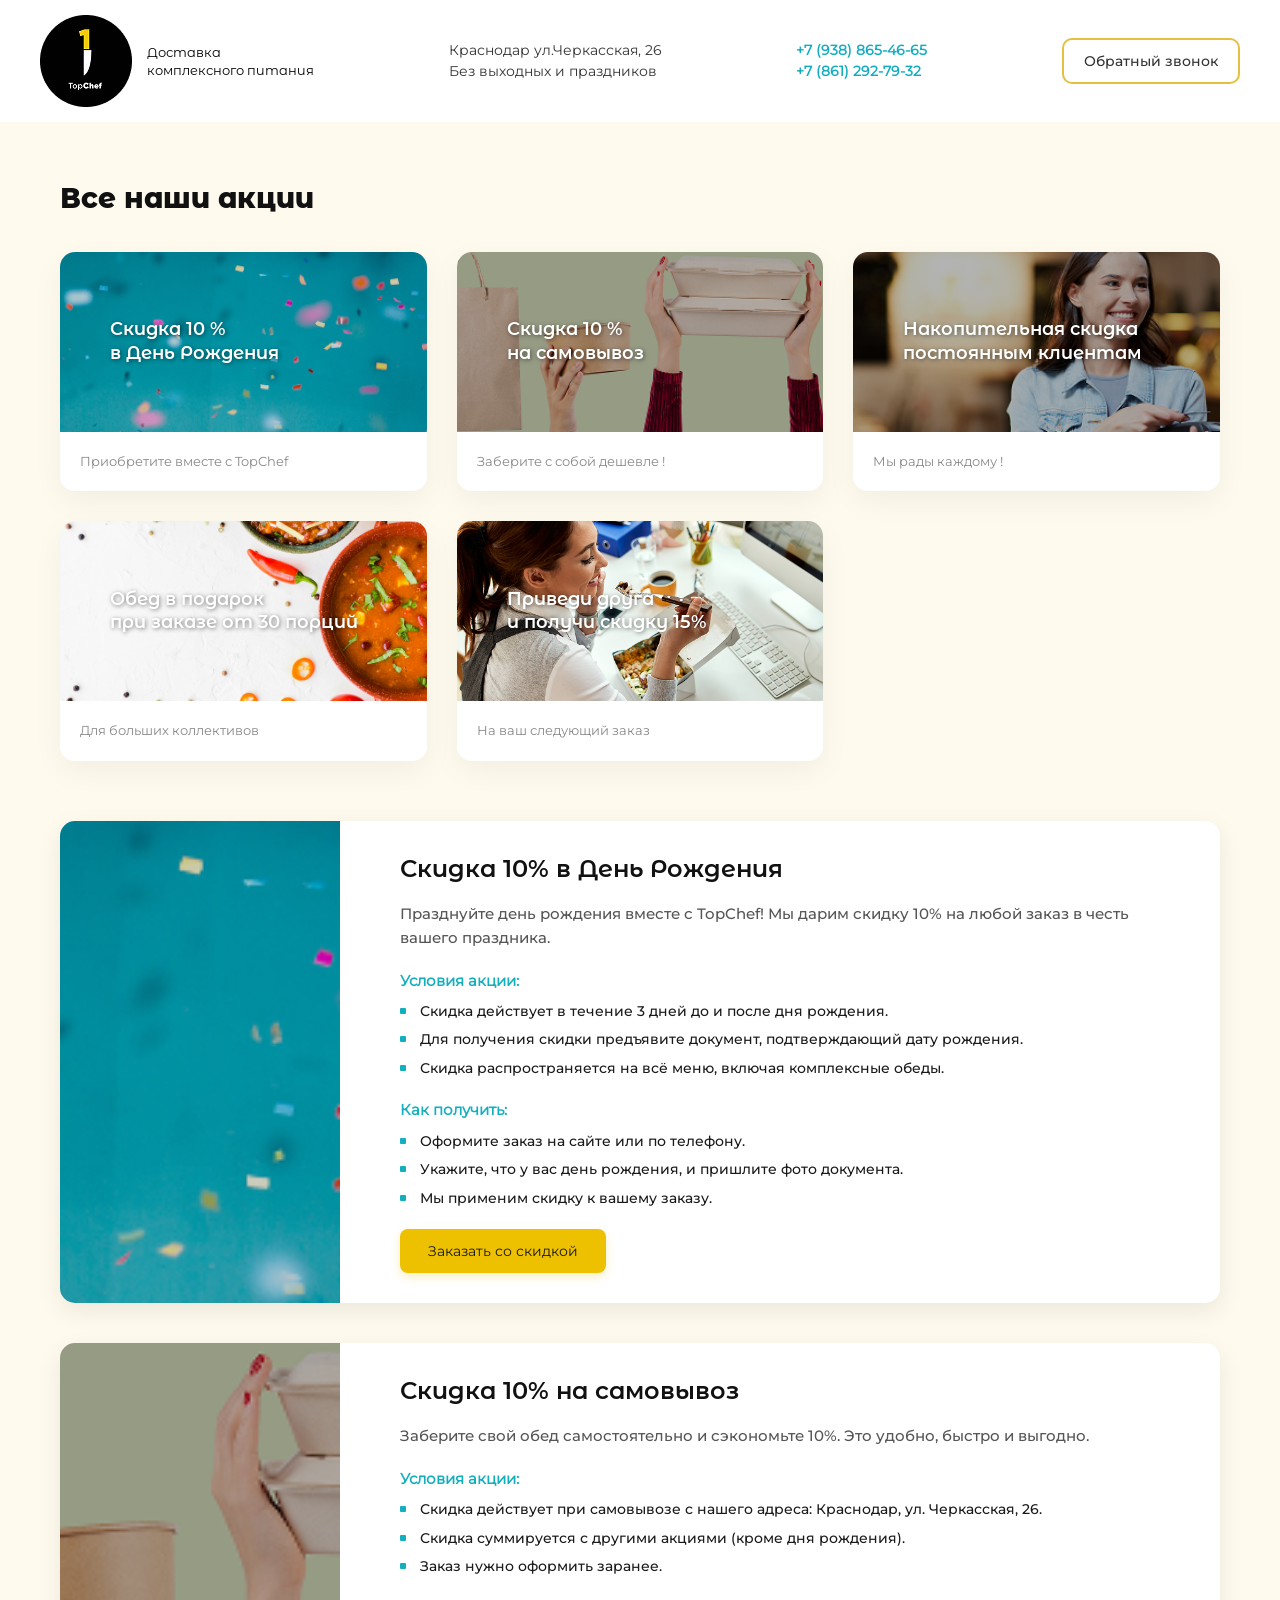
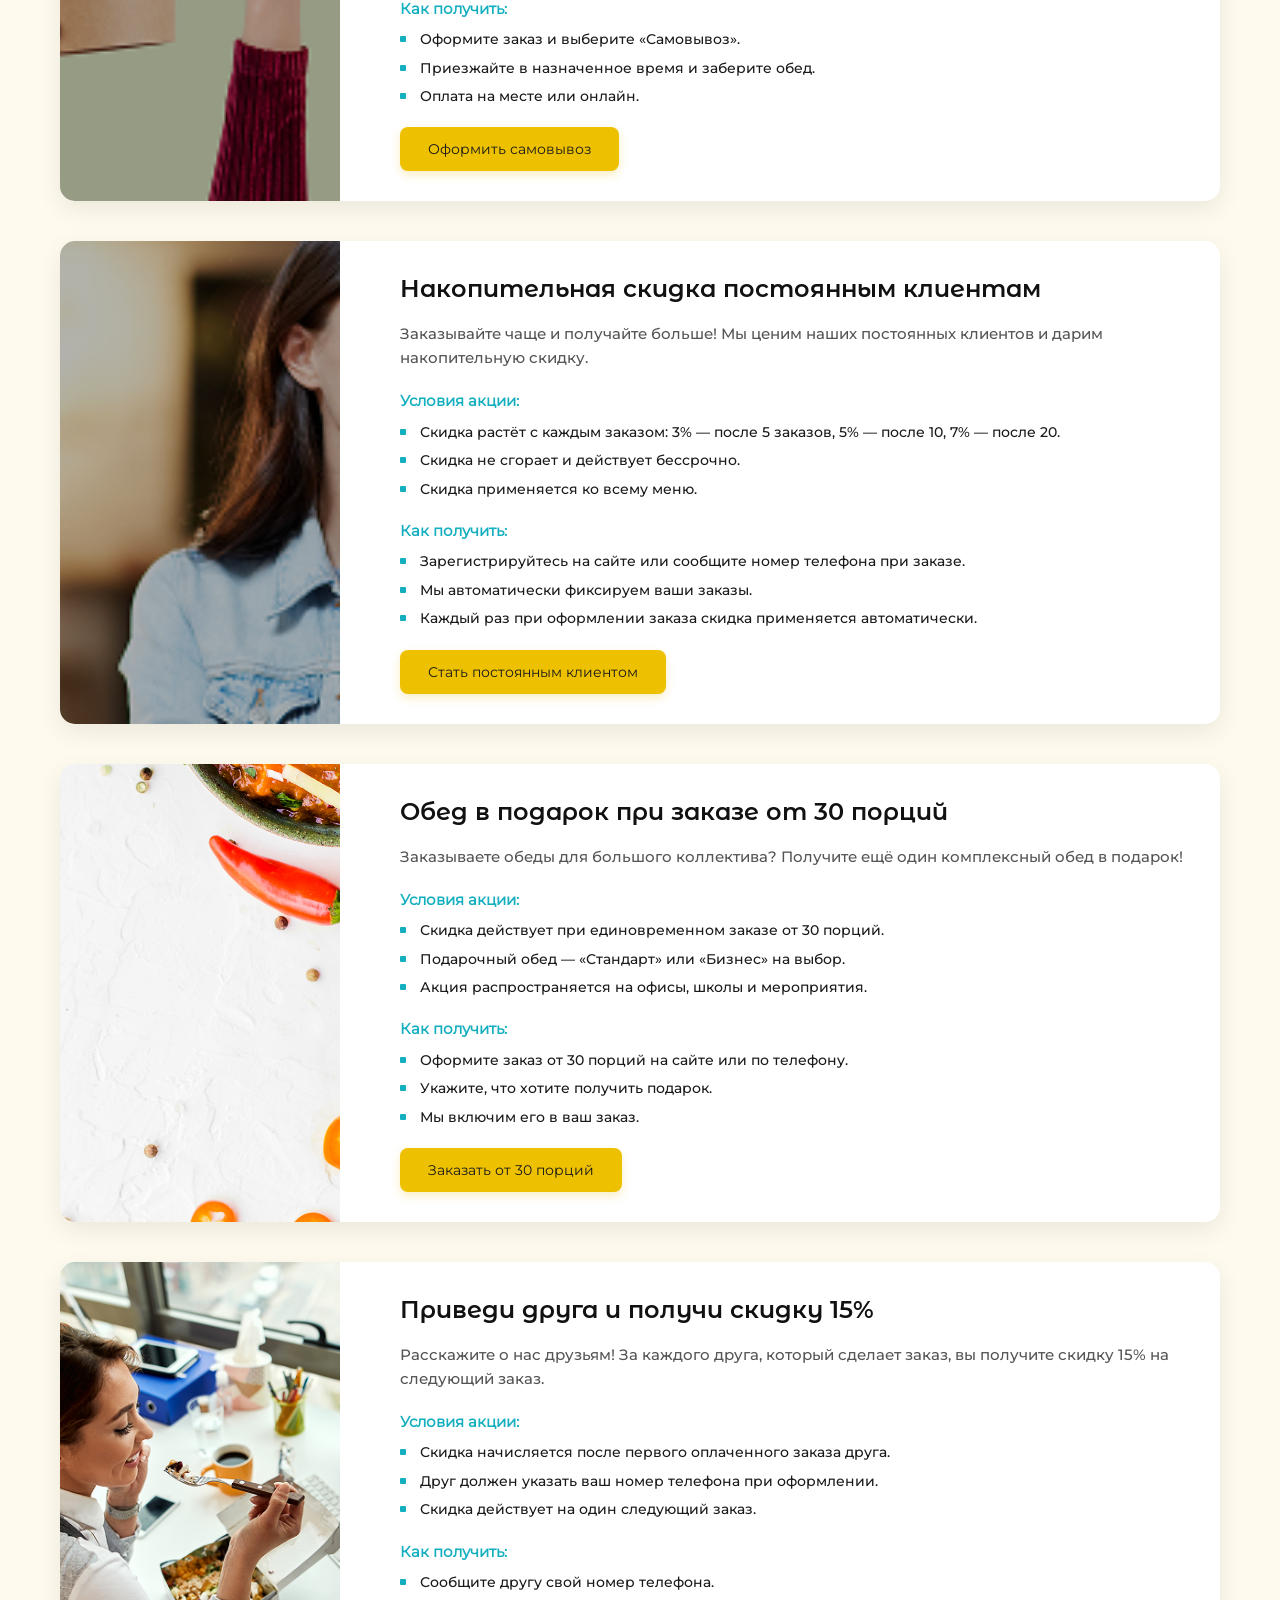
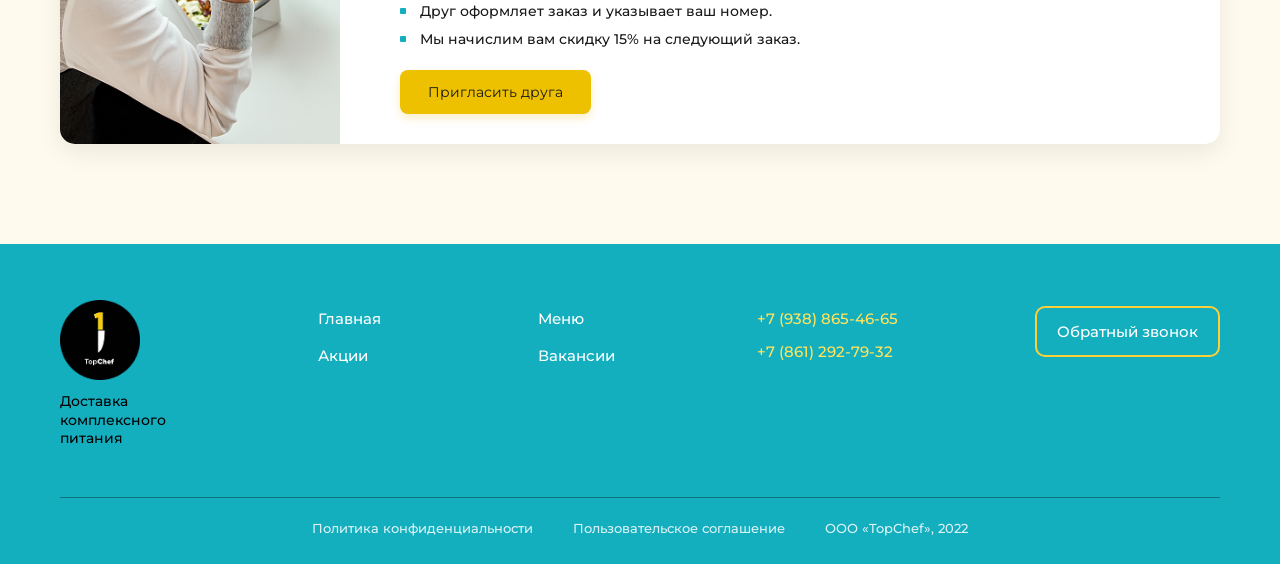
<file: promo.html>
<!DOCTYPE html>
<html lang="ru">
<head>
    <meta charset="UTF-8">
    <meta name="viewport" content="width=device-width, initial-scale=1.0">
    <title>Акции — TopChef</title>
    <meta name="description" content="Все акции и специальные предложения от TopChef. Скидки на день рождения, самовывоз и накопительные скидки.">
    <link rel="canonical" href="https://topchef.ru/promo.html" />
    <link rel="icon" href="./picture/favicon.ico" type="image/x-icon">
    <meta property="og:title" content="Акции — TopChef">
    <meta property="og:description" content="Скидки на день рождения, самовывоз и накопительные скидки.">
    <meta property="og:type" content="website">
    <meta property="og:url" content="https://topchef.ru/promo.html">
    <meta property="og:image" content="https://topchef.ru/picture/seyedeh-hamideh-kazemi-PFUqfNsorJM-unsplash 1.png">
    <link rel="stylesheet" href="style.css">
    
    <script type="application/ld+json">
    {
      "@context": "https://schema.org",
      "@type": "BreadcrumbList",
      "itemListElement": [{
        "@type": "ListItem",
        "position": 1,
        "name": "Главная",
        "item": "https://topchef.ru/index.html"
      },{
        "@type": "ListItem",
        "position": 2,
        "name": "Акции",
        "item": "https://topchef.ru/promo.html"
      }]
    }
    </script>
</head>
<body>

    <header class="header">
        <button class="burger-btn" id="burgerBtn" aria-label="Открыть меню"><span></span><span></span><span></span></button>
        <div class="header__logo"><a href="index.html"><img src="./picture/Vector.png" width="92" height="92" alt="Логотип TopChef"></a><span class="header__logo-text">Доставка <br>комплексного питания</span></div>
        <div class="header__info"><p>Краснодар ул.Черкасская, 26</p><p>Без выходных и праздников</p></div>
        <div class="header__contacts"><p>+7 (938) 865-46-65</p><p>+7 (861) 292-79-32</p></div>
        <button class="header__callback open-modal-btn">Обратный звонок</button>
    </header>

    <nav class="mobile-menu" id="mobileMenu">
        <button class="mobile-menu__close" id="closeMenuBtn" aria-label="Закрыть меню">&times;</button>
        <div class="mobile-menu__nav">
            <div class="mobile-menu__col"><a href="index.html">Главная</a><a href="promo.html">Акции</a><a href="menu.html">Меню</a><a href="index.html#offer">Мы предлагаем</a></div>
            <div class="mobile-menu__col"><a href="index.html#trust">Нам доверяют</a><a href="index.html#how">Как это работает</a><a href="index.html#contact">Хотите связаться</a><a href="jobs.html">Вакансии</a></div>
        </div>
        <div class="mobile-menu__info"><p>Краснодар<br>ул.Черкасская, 26</p><p>Без выходных<br>и праздников</p><div class="mobile-menu__phones"><a href="tel:+79388654665">+7 (938) 865-46-65</a><a href="tel:+78612927932">+7 (861) 292-79-32</a></div><button class="mobile-menu__btn open-modal-btn">Обратный звонок</button></div>
        <div class="mobile-menu__socials"><a href="#"><img src="./picture/Group (5).png" alt="WhatsApp"></a><a href="#"><img src="./picture/logos_telegram.png" alt="Telegram"></a><a href="#"><img src="./picture/Vector (4).png" alt="Viber"></a></div>
    </nav>

      <section class="page-section">
        <div class="container">
            <h2 class="title">Все наши акции</h2>
            <div class="promo-grid">
                <div class="promo-card"><div class="promo-card__image-wrapper"><img src="./picture/seyedeh-hamideh-kazemi-PFUqfNsorJM-unsplash 1.png" alt="Скидка 10% в День Рождения" class="promo-card__img"><h3 class="promo-card__title">Скидка 10 %<br>в День Рождения</h3></div><div class="promo-card__body"><p>Приобретите вместе с TopChef</p></div></div>
                <div class="promo-card"><div class="promo-card__image-wrapper"><img src="./picture/eco-friendly-food-packaging-delivery-concept 1.png" alt="Скидка на самовывоз" class="promo-card__img"><h3 class="promo-card__title">Скидка 10 %<br>на самовывоз</h3></div><div class="promo-card__body"><p>Заберите с собой дешевле !</p></div></div>
                <div class="promo-card"><div class="promo-card__image-wrapper"><img src="./picture/paying-for-order 1.png" alt="Накопительная скидка" class="promo-card__img"><h3 class="promo-card__title">Накопительная скидка<br>постоянным клиентам</h3></div><div class="promo-card__body"><p>Мы рады каждому !</p></div></div>
                <div class="promo-card"><div class="promo-card__image-wrapper"><img src="./picture/bowl-of-garnish-placed-on-table-with-vegetables 1.png" alt="Обед в подарок" class="promo-card__img"><h3 class="promo-card__title">Обед в подарок<br>при заказе от 30 порций</h3></div><div class="promo-card__body"><p>Для больших коллективов</p></div></div>
                <div class="promo-card"><div class="promo-card__image-wrapper"><img src="./picture/high-angle-view-of-happy-female-entrepreneur-eating-salad-on-a-lunch-break-in-the-office 1.png" alt="Приведи друга" class="promo-card__img"><h3 class="promo-card__title">Приведи друга<br>и получи скидку 15%</h3></div><div class="promo-card__body"><p>На ваш следующий заказ</p></div></div>
            </div>

            <div class="promo-details">
                <article class="promo-detail">
                    <div class="promo-detail__image">
                        <img src="./picture/seyedeh-hamideh-kazemi-PFUqfNsorJM-unsplash 1.png" alt="Скидка в День Рождения TopChef">
                    </div>
                    <div class="promo-detail__content">
                        <h3>Скидка 10% в День Рождения</h3>
                        <p class="promo-detail__desc">Празднуйте день рождения вместе с TopChef! Мы дарим скидку 10% на любой заказ в честь вашего праздника.</p>
                        <h4>Условия акции:</h4>
                        <ul>
                            <li>Скидка действует в течение 3 дней до и после дня рождения.</li>
                            <li>Для получения скидки предъявите документ, подтверждающий дату рождения.</li>
                            <li>Скидка распространяется на всё меню, включая комплексные обеды.</li>
                        </ul>
                        <h4>Как получить:</h4>
                        <ul>
                            <li>Оформите заказ на сайте или по телефону.</li>
                            <li>Укажите, что у вас день рождения, и пришлите фото документа.</li>
                            <li>Мы применим скидку к вашему заказу.</li>
                        </ul>
                        <a href="index.html#contact" class="btn btn--yellow">Заказать со скидкой</a>
                    </div>
                </article>

                <article class="promo-detail">
                    <div class="promo-detail__image">
                        <img src="./picture/eco-friendly-food-packaging-delivery-concept 1.png" alt="Скидка на самовывоз TopChef">
                    </div>
                    <div class="promo-detail__content">
                        <h3>Скидка 10% на самовывоз</h3>
                        <p class="promo-detail__desc">Заберите свой обед самостоятельно и сэкономьте 10%. Это удобно, быстро и выгодно.</p>
                        <h4>Условия акции:</h4>
                        <ul>
                            <li>Скидка действует при самовывозе с нашего адреса: Краснодар, ул. Черкасская, 26.</li>
                            <li>Скидка суммируется с другими акциями (кроме дня рождения).</li>
                            <li>Заказ нужно оформить заранее.</li>
                        </ul>
                        <h4>Как получить:</h4>
                        <ul>
                            <li>Оформите заказ и выберите «Самовывоз».</li>
                            <li>Приезжайте в назначенное время и заберите обед.</li>
                            <li>Оплата на месте или онлайн.</li>
                        </ul>
                        <a href="index.html#contact" class="btn btn--yellow">Оформить самовывоз</a>
                    </div>
                </article>

                <article class="promo-detail">
                    <div class="promo-detail__image">
                        <img src="./picture/paying-for-order 1.png" alt="Накопительная скидка TopChef">
                    </div>
                    <div class="promo-detail__content">
                        <h3>Накопительная скидка постоянным клиентам</h3>
                        <p class="promo-detail__desc">Заказывайте чаще и получайте больше! Мы ценим наших постоянных клиентов и дарим накопительную скидку.</p>
                        <h4>Условия акции:</h4>
                        <ul>
                            <li>Скидка растёт с каждым заказом: 3% — после 5 заказов, 5% — после 10, 7% — после 20.</li>
                            <li>Скидка не сгорает и действует бессрочно.</li>
                            <li>Скидка применяется ко всему меню.</li>
                        </ul>
                        <h4>Как получить:</h4>
                        <ul>
                            <li>Зарегистрируйтесь на сайте или сообщите номер телефона при заказе.</li>
                            <li>Мы автоматически фиксируем ваши заказы.</li>
                            <li>Каждый раз при оформлении заказа скидка применяется автоматически.</li>
                        </ul>
                        <a href="index.html#contact" class="btn btn--yellow">Стать постоянным клиентом</a>
                    </div>
                </article>

                <article class="promo-detail">
                    <div class="promo-detail__image">
                        <img src="./picture/bowl-of-garnish-placed-on-table-with-vegetables 1.png" alt="Обед в подарок TopChef">
                    </div>
                    <div class="promo-detail__content">
                        <h3>Обед в подарок при заказе от 30 порций</h3>
                        <p class="promo-detail__desc">Заказываете обеды для большого коллектива? Получите ещё один комплексный обед в подарок!</p>
                        <h4>Условия акции:</h4>
                        <ul>
                            <li>Скидка действует при единовременном заказе от 30 порций.</li>
                            <li>Подарочный обед — «Стандарт» или «Бизнес» на выбор.</li>
                            <li>Акция распространяется на офисы, школы и мероприятия.</li>
                        </ul>
                        <h4>Как получить:</h4>
                        <ul>
                            <li>Оформите заказ от 30 порций на сайте или по телефону.</li>
                            <li>Укажите, что хотите получить подарок.</li>
                            <li>Мы включим его в ваш заказ.</li>
                        </ul>
                        <a href="index.html#contact" class="btn btn--yellow">Заказать от 30 порций</a>
                    </div>
                </article>

                <article class="promo-detail">
                    <div class="promo-detail__image">
                        <img src="./picture/high-angle-view-of-happy-female-entrepreneur-eating-salad-on-a-lunch-break-in-the-office 1.png" alt="Приведи друга TopChef">
                    </div>
                    <div class="promo-detail__content">
                        <h3>Приведи друга и получи скидку 15%</h3>
                        <p class="promo-detail__desc">Расскажите о нас друзьям! За каждого друга, который сделает заказ, вы получите скидку 15% на следующий заказ.</p>
                        <h4>Условия акции:</h4>
                        <ul>
                            <li>Скидка начисляется после первого оплаченного заказа друга.</li>
                            <li>Друг должен указать ваш номер телефона при оформлении.</li>
                            <li>Скидка действует на один следующий заказ.</li>
                        </ul>
                        <h4>Как получить:</h4>
                        <ul>
                            <li>Сообщите другу свой номер телефона.</li>
                            <li>Друг оформляет заказ и указывает ваш номер.</li>
                            <li>Мы начислим вам скидку 15% на следующий заказ.</li>
                        </ul>
                        <a href="index.html#contact" class="btn btn--yellow">Пригласить друга</a>
                    </div>
                </article>
            </div>
        </div>
    </section>
    <footer class="footer">
        <div class="footer__inner">
            <div class="footer__brand"><a href="index.html" class="logo"><img src="./picture/Vector.png" alt="TopChef"><span class="logo__text" style="color:#000;">Доставка<br>комплексного питания</span></a></div>
            <nav class="footer__nav"><a href="index.html">Главная</a><a href="promo.html">Акции</a></nav>
            <nav class="footer__nav"><a href="menu.html">Меню</a><a href="jobs.html">Вакансии</a></nav>
            <div class="footer__contacts"><a href="tel:+79388654665" class="footer__phone">+7 (938) 865-46-65</a><a href="tel:+78612927932" class="footer__phone">+7 (861) 292-79-32</a></div>
            <button class="btn btn--outline btn--light footer__btn open-modal-btn">Обратный звонок</button>
        </div>
        <div class="footer__bottom"><a href="privacy.html">Политика конфиденциальности</a><a href="agreement.html">Пользовательское соглашение</a><span>ООО «TopChef», 2022</span></div>
    </footer>

    <div class="modal-overlay" id="callbackModal">
        <div class="modal-content">
            <button class="modal-close" id="closeModal" aria-label="Закрыть">&times;</button>
            <h2 class="modal-title">Заказать звонок</h2>
            <form class="modal-form js-form" id="form_2"><input type="text" name="name" placeholder="Представьтесь, пожалуйста" class="js-input-name" required><input type="tel" name="phone" placeholder="+7 (___) ___-__-__" class="js-input-phone" required><button class="btn btn--yellow modal-btn" type="submit">Обратный звонок</button></form>
            <p class="modal-policy">Нажимая на эту кнопку, я соглашаюсь<br>на обработку персональных данных</p>
        </div>
    </div>
    <script src="script.js" defer></script>
</body>
</html>
</file>
<file: style.css>
@font-face {
    font-family: 'Montserrat-Regular';
    src: url('./fonts/Montserrat-Regular.ttf') format('truetype');
    font-weight: 400;
    font-style: normal;
    font-display: swap;
}
@font-face {
    font-family: 'Montserrat Alternates';
    src: url('./fonts/MontserratAlternates-Regular.ttf') format('truetype');
    font-weight: 400;
    font-style: normal;
    font-display: swap;
}
@font-face {
    font-family: 'Montserrat Alternates';
    src: url('./fonts/MontserratAlternates-SemiBold.ttf') format('truetype');
    font-weight: 600;
    font-style: normal;
    font-display: swap;
}
@font-face {
    font-family: 'Montserrat Alternates';
    src: url('./fonts/MontserratAlternates-ExtraBold.ttf') format('truetype');
    font-weight: 800;
    font-style: normal;
    font-display: swap;
}
@font-face {
    font-family: 'Montserrat';
    src: url('./fonts/Montserrat-Medium.ttf') format('truetype');
    font-display: swap;
}

*,
*::before,
*::after {
    box-sizing: border-box;
}

html {
    scroll-behavior: smooth;
}

body {
    font-family: 'Montserrat', Arial, sans-serif;
    font-size: 14px;
    line-height: 1.5;
    color: #1A1A1A;
    background: #ffffff;
    margin: 0;
    padding: 0;
    overflow-x: hidden;
}

img {
    display: block;
    max-width: 100%;
    height: auto;
}

a {
    color: inherit;
    text-decoration: none;
}

p,
h1,
h2,
h3,
h4,
ul {
    margin: 0;
    padding: 0;
}

ul {
    list-style: none;
}

.container,
.section-wrapper {
    width: 100%;
    max-width: 1200px;
    margin: 0 auto;
    padding: 0 20px;
}

.section {
    padding: 70px 0;
}

.title {
    font-family: 'Montserrat Alternates', 'Montserrat', Arial, sans-serif;
    font-weight: 800;
    font-size: 28px;
    line-height: 1.2;
    margin-bottom: 36px;
    color: #111111;
}

.title--center {
    text-align: center;
    font-weight: bold;
}

.btn {
    display: inline-flex;
    align-items: center;
    justify-content: center;
    font-family: 'Montserrat', Arial, sans-serif;
    font-size: 14px;
    line-height: 1;
    color: #1A1A1A;
    cursor: pointer;
    border-radius: 8px;
    transition: background-color 0.25s, color 0.25s, border-color 0.25s, box-shadow 0.25s;
    border: none;
}

.btn--yellow {
    background: #EDC000;
    border: 0;
    padding: 15px 28px;
    min-width: 128px;
    box-shadow: 0 4px 10px rgba(235, 188, 18, 0.25);
    font-family: 'Montserrat-Regular', Arial, sans-serif;
}

.btn--yellow:hover {
    background: #EDC000;
}

.btn--outline {
    background: #ffffff;
    border: 2.5px solid #EDC000;
    padding: 14px 22px;
}

.btn--outline:hover {
    background: #EBBC12;
    border-color: #EDC000;
}

.btn--light {
    background: transparent;
    color: #ffffff;
    border-color: #EDC000;
}

.btn--light:hover {
    background: #EBBC12;
    color: #1A1A1A;
}

.header {
    display: flex;
    justify-content: space-between;
    align-items: center;
    padding: 15px 40px;
    max-width: 1440px;
    margin: 0 auto;
}

.header__logo {
    display: flex;
    align-items: center;
}

.header__logo-text {
    font-family: 'Montserrat Alternates', Arial, sans-serif;
    margin-left: 15px;
    font-size: 13px;
    line-height: 1.4;
    color: #000000;
}

.header__info p,
.header__contacts p {
    margin: 0;
    font-size: 14px;
}

.header__info {
    color: #333333;
    font-family: 'Montserrat-Regular', Arial, sans-serif;
}

.header__contacts {
    color: #12ADC1;
    font-weight: 600;
    font-family: 'Montserrat-Regular', Arial, sans-serif;
}

.header__callback {
    color: #333333;
    border-radius: 10px;
    padding: 12px 20px;
    font-size: 14px;
    background-color: transparent;
    border: 2px solid #E5C040;
    cursor: pointer;
    transition: all 0.3s ease;
    font-family: inherit;
}

.header__callback:hover {
    background-color: #E5C040;
    color: #ffffff;
}

.hero {
    background-image: url('./picture/bowl-of-garnish-placed-on-table-with-vegetables 1.png');
    background-size: cover;
    background-position: center;
    background-repeat: no-repeat;
    width: 100%;
    padding: 80px 0 100px 0;
    position: relative;
}

.hero__messengers {
    position: absolute;
    right: 40px;
    top: 50%;
    transform: translateY(-50%);
    display: flex;
    flex-direction: column;
    gap: 10px;
    z-index: 10;
    background-color: rgba(255, 255, 255, 0.4);
    border-radius: 25px;
    backdrop-filter: blur(4px);
}

.hero__messengers a {
    display: flex;
    width: 40px;
    height: 40px;
    border-radius: 50%;
    align-items: center;
    justify-content: center;
    transition: transform 0.3s ease;
}

.hero__messengers a:hover {
    transform: scale(1.15);
}

.hero__messengers img {
    width: 28px;
    height: 28px;
    object-fit: contain;
}

.hero__wrapper {
    max-width: 1440px;
    padding: 0 40px;
    display: flex;
    justify-content: flex-start;
    margin: 0 auto;
}

.hero__content {
    width: 100%;
    display: flex;
    flex-direction: column;
    align-items: flex-start;
}

.hero__subtitle {
    font-family: 'Montserrat Alternates', Arial, sans-serif;
    font-weight: 400;
    font-size: 16px;
    color: #333333;
    margin: 0 0 10px 0;
}

.hero__title {
    font-family: 'Montserrat Alternates', Arial, sans-serif;
    font-weight: 800;
    font-size: 56px;
    line-height: 1.1;
    letter-spacing: 0.02em;
    color: #000000;
    margin: 0 0 20px 0;
    max-width: 700px;
}

.hero__bottom-row {
    display: flex;
    align-items: flex-start;
    gap: 40px;
    width: 100%;
    margin-top: 20px;
}

.hero__price {
    margin-top: 100px;
    font-family: 'Montserrat-Regular', Arial, sans-serif;
}

.hero__price-text {
    font-family: 'Montserrat Alternates', Arial, sans-serif;
    font-weight: 600;
    font-size: 24px;
    line-height: 1.4;
    color: #000000;
    margin: 0;
    text-align: right;
    margin-top: -32px;
}

.hero__price-highlight {
    color: #E5C040;
    font-weight: 800;
}

.hero__list-block {
    display: flex;
    flex-direction: column;
}

.hero__list-wrapper {
    border-left: 2px solid #aaaaaa;
    padding-left: 30px;
    margin-bottom: 20px;
}

.hero__list {
    list-style: none;
    padding: 0;
    margin: 0;
    display: flex;
    flex-direction: column;
    gap: 20px;
}

.hero__list span {
    font-size: 15px;
    font-family: 'Montserrat-Regular', Arial, sans-serif;
}

.hero__list li {
    display: flex;
    align-items: center;
    gap: 20px;
    font-size: 18px;
    color: #333333;
    font-family: 'Montserrat Alternates', Arial, sans-serif;
    font-weight: 400;
}

.hero__list img {
    width: 32px;
    height: 32px;
    object-fit: contain;
    flex-shrink: 0;
}

.hero__btn {
    background-color: #E5C040;
    color: #111111;
    border: none;
    padding: 15px 0;
    width: 200px;
    font-size: 18px;
    border-radius: 8px;
    cursor: pointer;
    font-family: inherit;
    font-weight: 600;
    transition: 0.3s;
    margin-left: -110px;
    text-align: center;
}

.hero__btn:hover {
    background-color: #d4b030;
}

.promo {
    width: 100%;
    padding: 60px 0;
}

.promo__wrapper {
    max-width: 1200px;
    margin: 0 auto;
    padding: 0 20px;
}

.section__header {
    display: flex;
    justify-content: space-between;
    align-items: flex-end;
    margin-bottom: 30px;
}

.section__header .title {
    margin-bottom: 0;
}

.section__link {
    color: #12ADC1;
    text-decoration: none;
    font-size: 14px;
    font-weight: bold;
}

.promo__grid {
    display: grid;
    grid-template-columns: repeat(3, 1fr);
    gap: 30px;
}

.promo-card {
    background: #ffffff;
    border-radius: 15px;
    overflow: hidden;
    box-shadow: 0 10px 30px rgba(0, 0, 0, 0.05);
    display: flex;
    flex-direction: column;
}

.promo-card__image-wrapper {
    position: relative;
}

.promo-card__img {
    width: 100%;
    height: 180px;
    object-fit: cover;
    display: block;
}

.promo-card__title {
    position: absolute;
    top: 0;
    left: 20px;
    right: 20px;
    bottom: 0;
    display: flex;
    flex-direction: column;
    justify-content: center;
    align-items: flex-start;
    padding-left: 30px;
    margin: 0;
    color: #ffffff;
    font-family: 'Montserrat Alternates', Arial, sans-serif;
    font-weight: 600;
    font-size: 18px;
    line-height: 1.3;
    text-shadow: 1px 1px 4px rgba(0, 0, 0, 0.5);
    text-align: left;
}

.promo-card__body {
    padding: 20px;
    background: #ffffff;
    flex-grow: 1;
}

.promo-card__body p {
    margin: 0;
    font-size: 13px;
    color: #888888;
    font-family: 'Montserrat-Regular', Arial, sans-serif;
}

.menu__grid {
    display: grid;
    grid-template-columns: repeat(3, 1fr);
    gap: 54px;
    padding: 0 10px;
}

.menu-card {
    background: #ffffff;
    border-radius: 12px;
    overflow: hidden;
    box-shadow: 0 8px 24px rgba(0, 0, 0, 0.14);
    display: flex;
    flex-direction: column;
    transition: transform 0.3s, box-shadow 0.3s;
}

.menu-card:hover {
    transform: translateY(-8px);
    box-shadow: 0 14px 30px rgba(0, 0, 0, 0.18);
}

.menu-card__img {
    width: 100%;
    height: 154px;
    object-fit: cover;
}

.menu-card__body {
    padding: 28px 32px 28px;
    display: flex;
    flex-direction: column;
    flex: 1;
}

.menu-card__title {
    font-family: 'Montserrat-Regular', Arial, sans-serif;
    font-weight: 600;
    font-size: 20px;
    padding-bottom: 12px;
    border-bottom: 1px solid #EDEDED;
    margin-bottom: 18px;
}

.menu-card__list {
    margin-bottom: 24px;
    flex: 1;
}

.menu-card__list li {
    position: relative;
    padding-left: 20px;
    line-height: 1.5;
    margin-bottom: 7px;
    font-family: 'Montserrat-Regular', Arial, sans-serif;
    font-size: 13px;
}

.menu-card__list li::before {
    content: "";
    position: absolute;
    left: 0;
    top: 4px;
    width: 6px;
    height: 6px;
    background: #14AFBF;
    border-radius: 1px;
}

.menu-card__bottom {
    display: flex;
    align-items: center;
    gap: 12px;
}

.menu-card__bottom .btn {
    padding: 13px 0;
    width: 110px;
    min-width: 0;
    font-weight: bold;
    font-family: 'Montserrat-Regular', Arial, sans-serif;
    font-size: 15px;
}

.price {
    display: inline-flex;
    align-items: center;
    justify-content: center;
    width: 85px;
    height: 40px;
    border: 2.5px solid #FDD037;
    border-radius: 8px;
    font-size: 15px;
    font-family: 'Montserrat-Regular', Arial, sans-serif;
    padding: 20px 10px;
}

.trust {
    width: 100%;
    padding: 60px 0;
}

.trust__wrapper {
    max-width: 1200px;
    margin: 0 auto;
    padding: 0 20px;
}

.trust__grid {
    display: grid;
    grid-template-columns: repeat(4, 1fr);
    gap: 20px;
}

.trust-card {
    text-align: center;
    padding: 30px 20px;
    border: 1px solid rgba(18, 173, 193, 0.2);
    border-radius: 15px;
    background: #ffffff;
    display: flex;
    flex-direction: column;
    align-items: center;
    box-shadow: 0 0 20px rgba(18, 173, 193, 0.15);
    transition: box-shadow 0.3s ease, border-color 0.3s ease;
}

.trust-card:hover {
    border-color: #12ADC1;
    box-shadow: 0 0 25px rgba(18, 173, 193, 0.4);
}

.trust-card img {
    height: 50px;
    margin-bottom: 20px;
    object-fit: contain;
}

.trust-card p:first-of-type {
    font-weight: 700;
    margin-bottom: 10px;
    font-size: 16px;
}

.trust-card p:last-of-type {
    font-size: 13px;
    color: #777777;
    line-height: 1.4;
}

.offer {
    background: #FFFAEE;
    padding: 62px 0 70px;
}

.offer__grid {
    display: grid;
    grid-template-columns: 275px 435px 1fr;
    gap: 0 38px;
    align-items: start;
}

.offer__tabs li {
    padding: 11px 14px 11px 0;
    line-height: 1.45;
    color: #A8A8A8;
    max-width: 200px;
    margin-bottom: 14px;
    cursor: pointer;
    transition: color 0.25s;
    font-family: 'Montserrat-Regular', Arial, sans-serif;
    font-size: 15px;
}

.offer__tabs li:hover {
    color: #1A1A1A;
}

.offer__tabs li.is-active {
    color: #1A1A1A;
    max-width: none;
    border-right: 3px solid #EBBC12;
}

.offer__img {
    width: 435px;
    height: 394px;
    object-fit: cover;
    border-radius: 10px;
}

.offer__who {
    padding-top: 50px;
}

.offer__who h3 {
    font-family: 'Montserrat Alternates', Arial, sans-serif;
    font-weight: 600;
    font-size: 22px;
    margin-bottom: 36px;
}

.offer__checks {
    display: grid;
    grid-template-rows: repeat(3, auto);
    grid-auto-flow: column;
    grid-auto-columns: 1fr;
    gap: 28px 20px;
    margin-bottom: 30px;
    max-width: 450px;
}

.offer__checks li {
    position: relative;
    padding-left: 22px;
    line-height: 1.5;
    font-family: 'Montserrat-Regular', Arial, sans-serif;
    font-size: 12px;
}

.offer__checks li::before {
    content: "";
    position: absolute;
    left: 0;
    top: 2px;
    width: 11px;
    height: 9px;
    background: url("data:image/svg+xml,%3Csvg xmlns='http://www.w3.org/2000/svg' viewBox='0 0 11 9'%3E%3Cpath d='M1 4.6l3 3L10 1.2' fill='none' stroke='%23EBBC12' stroke-width='1.8' stroke-linecap='round' stroke-linejoin='round'/%3E%3C/svg%3E") center / contain no-repeat;
}

.offer__who .btn {
    padding: 13px 30px;
    width: auto;
    min-width: 150px;
    font-family: 'Montserrat-Regular', Arial, sans-serif;
    font-size: 15px;
    font-weight: bold;
}

.how {
    padding: 40px 0 70px;
}

.how__grid {
    position: relative;
    display: grid;
    grid-template-columns: repeat(3, 1fr);
}

.how-step {
    text-align: center;
    position: relative;
    padding: 0 30px;
}

.how-step__num {
    position: relative;
    z-index: 1;
    display: inline-flex;
    align-items: center;
    justify-content: center;
    width: 48px;
    height: 48px;
    border-radius: 50%;
    background: #F6CC2E;
    font-family: 'Montserrat Alternates', Arial, sans-serif;
    font-weight: 600;
    font-size: 20px;
    margin-bottom: 18px;
}

.how-step:not(:last-child)::after {
    content: "";
    position: absolute;
    top: 23px;
    left: calc(60% + 74px);
    width: 160px;
    height: 2px;
    background: #A9DFE5;
}

.how-step h3 {
    font-family: 'Montserrat-Regular', Arial, sans-serif;
    font-weight: bold;
    font-size: 22px;
    margin-bottom: 12px;
}

.how-step p {
    font-size: 15px;
    color: #777777;
    line-height: 1.6;
}

.contact {
    background: #FFFAEE;
    padding: 60px 0 56px;
}

.contact__grid {
    display: grid;
    grid-template-columns: 245px 250px 1fr;
    gap: 0 44px;
    padding-left: 40px;
    align-items: stretch;
}

.contact__form {
    display: flex;
    flex-direction: column;
    position: relative;
    padding-left: 30px;
}

.contact__form h3 {
    font-family: 'Montserrat-Regular', Arial, sans-serif;
    font-weight: bold;
    font-size: 15px;
    margin-bottom: 36px;
}

.contact__form input {
    border: 0;
    border-bottom: 1px solid #E3E3E3;
    background: transparent;
    padding: 8px 0 8px;
    margin-bottom: 26px;
    font-family: 'Montserrat-Regular', Arial, sans-serif;
    font-size: 12px;
    outline: none;
}

.contact__form input::placeholder {
    color: #A5A5A5;
}

.contact__form input:focus {
    border-bottom-color: #EBBC12;
}

.contact__form .btn {
    align-self: flex-start;
    margin-top: 20px;
    border-radius: 10px;
    padding: 18px 30px;
    width: auto;
    font-size: 15px;
    font-family: 'Montserrat-Regular', Arial, sans-serif;
    font-weight: 600;
    background: transparent;
    border: 2px solid #FDD037;
    transition: all 0.3s ease;
}

.contact__form .btn:hover {
    background: #EBBC12;
    border-color: #EBBC12;
}

.contact__form::before {
    content: "";
    position: absolute;
    top: 0;
    left: 0;
    width: 1px;
    height: 100%;
    background-color: rgba(18, 173, 193, 0.4);
}

.contact__info {
    padding-right: 44px;
    border-right: 1px solid rgba(18, 173, 193, 0.4);
}

.contact__info h4 {
    font-family: 'Montserrat-Regular', Arial, sans-serif;
    font-weight: bold;
    font-size: 15px;
    margin: 14px 0 18px;
}

.contact__info p {
    font-family: 'Montserrat-Regular', Arial, sans-serif;
    font-size: 15px;
    line-height: 1.2;
    margin-bottom: 14px;
}

.contact__write {
    margin-top: 44px !important;
}

.contact__socials {
    display: flex;
    gap: 15px;
    margin-top: 15px;
}

.contact__socials a {
    width: 36px !important;
    height: 36px !important;
    display: inline-block;
}

.contact__socials img {
    width: 100% !important;
    height: 100% !important;
    object-fit: contain;
}

.contact__map {
    position: relative;
    height: 316px;
    border-radius: 10px;
    overflow: hidden;
    border: 1px solid rgba(18, 173, 193, 0.4);
}

.contact__map img {
    width: 100%;
    height: 100%;
    object-fit: cover;
    display: block;
}

.jobs {
    width: 100%;
    padding: 60px 0;
}

.jobs__wrapper {
    max-width: 1200px;
    margin: 0 auto;
    padding: 0 20px;
}

.jobs-carousel-wrapper {
    position: relative;
    overflow-x: auto;
    overflow-y: hidden;
    scroll-behavior: smooth;
    -webkit-overflow-scrolling: touch;
    padding-bottom: 20px;
    scrollbar-width: thin;
    scrollbar-color: #14AFBF #E5E5E5;
}

.jobs-carousel-wrapper::-webkit-scrollbar {
    height: 6px;
}

.jobs-carousel-wrapper::-webkit-scrollbar-track {
    background: #E5E5E5;
    border-radius: 10px;
}

.jobs-carousel-wrapper::-webkit-scrollbar-thumb {
    background: #14AFBF;
    border-radius: 10px;
}

.jobs-carousel-wrapper::-webkit-scrollbar-thumb:hover {
    background: #12ADC1;
}

.jobs-carousel {
    display: flex;
    gap: 30px;
    width: max-content;
    padding-bottom: 10px;
}

.jobs-carousel__item {
    flex: 0 0 360px;
    width: 360px;
    height: 300px;
    border-radius: 15px;
    overflow: hidden;
    position: relative;
}

.jobs-carousel__image-wrapper {
    position: relative;
    width: 100%;
    height: 100%;
}

.jobs-carousel__img {
    width: 100%;
    height: 100%;
    object-fit: cover;
    display: block;
}

.jobs-carousel__image-wrapper::after {
    content: "";
    position: absolute;
    bottom: 0;
    left: 0;
    right: 0;
    top: 0;
    background: linear-gradient(to bottom, rgba(0, 0, 0, 0.7), transparent 80%);
    z-index: 1;
}

.jobs-carousel__content {
    position: absolute;
    top: 40px;
    left: 40px;
    right: 40px;
    bottom: 40px;
    z-index: 2;
    color: #ffffff;
    text-align: left;
    display: flex;
    flex-direction: column;
}

.jobs-carousel__content h3 {
    margin: 0 0 15px;
    font-size: 24px;
    font-family: 'Montserrat Alternates', Arial, sans-serif;
    font-weight: 600;
    flex-shrink: 0;
}

.jobs-carousel__content p {
    font-size: 14px;
    opacity: 0.85;
    line-height: 1.5;
    margin: 0;
    display: -webkit-box;
    -webkit-line-clamp: 6;
    -webkit-box-orient: vertical;
    overflow: hidden;
    text-overflow: ellipsis;
}

.footer {
    background: #14AFBF;
    color: #ffffff;
    width: 100%;
}

.footer__inner {
    max-width: 1200px;
    margin: 0 auto;
    padding: 56px 20px 50px;
    display: grid;
    grid-template-columns: minmax(220px, 1.2fr) 1fr 1fr 1.3fr auto;
    gap: 30px 24px;
    align-items: start;
    box-sizing: border-box;
}

.footer__brand {
    display: flex;
    flex-direction: column;
    align-items: flex-start;
    min-width: 0;
}

.footer .logo {
    display: flex;
    align-items: center;
    gap: 12px;
    flex-wrap: wrap;
}

.footer .logo img {
    width: 80px;
    height: 80px;
    object-fit: contain;
    flex-shrink: 0;
}

.footer .logo__text {
    color: #000000;
    font-family: 'Montserrat', Arial, sans-serif;
    font-size: 14px;
    line-height: 1.3;
    max-width: 150px;
    display: block;
}

.footer__socials {
    margin-top: 20px;
    display: flex;
    gap: 10px;
}

.footer__nav {
    display: flex;
    flex-direction: column;
    gap: 14px;
    padding-top: 8px;
    min-width: 0;
}

.footer__nav a {
    font-size: 15px;
    transition: opacity 0.2s;
    word-wrap: break-word;
}

.footer__nav a:hover {
    opacity: 0.7;
}

.footer__contacts {
    padding-top: 8px;
    display: flex;
    flex-direction: column;
    gap: 6px;
    min-width: 0;
}

.footer__contacts a.footer__phone {
    display: block;
    font-size: 15px;
    color: #FFE45C;
    margin-bottom: 4px;
    word-wrap: break-word;
}

.footer__contacts p {
    font-size: 14px;
    line-height: 1.5;
    margin: 6px 0 0;
    opacity: 0.85;
}

.footer__btn {
    padding: 16px 20px;
    width: auto;
    min-width: 140px;
    border-radius: 10px;
    font-size: 15px;
    margin-top: 6px;
    border: 2px solid #FDD037;
    justify-self: start;
    align-self: start;
}

.footer__bottom {
    max-width: 1200px;
    margin: 0 auto;
    padding: 22px 20px 26px;
    display: flex;
    flex-wrap: wrap;
    justify-content: center;
    align-items: center;
    gap: 20px 40px;
    font-size: 13px;
    opacity: 0.85;
    position: relative;
    box-sizing: border-box;
}

.footer__bottom::before {
    content: "";
    position: absolute;
    top: 0;
    left: 20px;
    right: 20px;
    height: 0.5px;
    background-color: #000000;
    opacity: 0.4;
}

.footer__bottom a {
    font-size: 13px;
}

.footer__bottom a:hover {
    text-decoration: underline;
}

.footer__bottom span {
    font-size: 13px;
}

.modal-overlay {
    position: fixed;
    top: 0;
    left: 0;
    right: 0;
    bottom: 0;
    background-color: rgba(0, 0, 0, 0.4);
    display: flex;
    align-items: center;
    justify-content: center;
    z-index: 1000;
    opacity: 0;
    visibility: hidden;
    transition: opacity 0.3s ease, visibility 0.3s ease;
}

.modal-overlay.active {
    opacity: 1;
    visibility: visible;
}

.modal-content {
    background: #ffffff;
    padding: 40px;
    border-radius: 12px;
    width: 100%;
    max-width: 420px;
    position: relative;
    box-shadow: 0 10px 30px rgba(0, 0, 0, 0.2);
    transform: translateY(20px);
    transition: transform 0.3s ease;
}

.modal-overlay.active .modal-content {
    transform: translateY(0);
}

.modal-close {
    position: absolute;
    top: 15px;
    right: 20px;
    background: none;
    border: none;
    font-size: 28px;
    color: #999999;
    cursor: pointer;
    transition: color 0.2s;
}

.modal-close:hover {
    color: #333333;
}

.modal-title {
    font-family: 'Montserrat Alternates', Arial, sans-serif;
    font-weight: 600;
    font-size: 22px;
    text-align: center;
    margin-bottom: 30px;
    color: #111111;
}

.modal-form {
    display: flex;
    flex-direction: column;
    align-items: center;
}

.modal-form input {
    width: 100%;
    border: none;
    border-bottom: 1px solid #E3E3E3;
    padding: 10px 0;
    margin-bottom: 25px;
    font-family: 'Montserrat-Regular', Arial, sans-serif;
    font-size: 14px;
    outline: none;
}

.modal-form input::placeholder {
    color: #A5A5A5;
}

.modal-form input:focus {
    border-bottom-color: #EBBC12;
}

.modal-btn {
    width: 100%;
    max-width: 200px;
    margin: 10px 0 20px;
    border-radius: 30px;
    padding: 14px 20px;
    font-weight: 600;
}

.modal-policy {
    font-family: 'Montserrat-Regular', Arial, sans-serif;
    font-size: 10px;
    color: #999999;
    text-align: center;
    line-height: 1.4;
}

.burger-btn {
    display: none;
}

.mobile-menu {
    position: fixed;
    top: 0;
    left: 0;
    width: 100%;
    height: auto;
    max-height: 100vh;
    overflow-y: auto;
    background-color: #14AFBF;
    z-index: 9998;
    transition: transform 0.4s ease, opacity 0.4s ease, visibility 0.4s ease;
    padding: 60px 40px 40px;
    color: #ffffff;
    transform: translateY(-100%);
    opacity: 0;
    visibility: hidden;
    display: flex;
    flex-direction: column;
    align-items: center;
}

.mobile-menu.active {
    transform: translateY(0);
    opacity: 1;
    visibility: visible;
}

.mobile-menu__close {
    position: absolute;
    top: 15px;
    right: 20px;
    background: none;
    border: none;
    font-size: 35px;
    color: #ffffff;
    cursor: pointer;
    line-height: 1;
    z-index: 9999;
}

.mobile-menu__nav {
    display: flex;
    gap: 40px;
    margin-bottom: 40px;
    width: 100%;
    max-width: 600px;
    justify-content: center;
}

.mobile-menu__col {
    display: flex;
    flex-direction: column;
    gap: 15px;
}

.mobile-menu__col a {
    font-family: 'Montserrat', Arial, sans-serif;
    font-size: 16px;
    color: #ffffff;
    text-decoration: none;
}

.mobile-menu__info {
    display: flex;
    flex-direction: column;
    align-items: center;
    text-align: center;
    width: 100%;
    max-width: 400px;
}

.mobile-menu__info p {
    font-size: 14px;
    margin-bottom: 15px;
    line-height: 1.4;
    color: #ffffff;
}

.mobile-menu__phones {
    display: flex;
    flex-direction: column;
    gap: 10px;
    margin: 10px 0 25px;
}

.mobile-menu__phones a {
    color: #FFE45C;
    font-weight: bold;
    font-size: 16px;
    text-decoration: none;
}

.mobile-menu__btn {
    background: transparent;
    border: 2px solid #FFE45C;
    color: #FFE45C;
    padding: 12px 20px;
    border-radius: 10px;
    font-size: 15px;
    cursor: pointer;
    font-family: 'Montserrat', Arial, sans-serif;
}

.mobile-menu__socials {
    display: flex;
    flex-direction: row;
    gap: 15px;
    margin-top: 30px;
    background-color: rgba(255, 255, 255, 0.4);
    padding: 10px 15px;
    border-radius: 30px;
    backdrop-filter: blur(4px);
}

.mobile-menu__socials a {
    width: 38px;
    height: 38px;
    display: flex;
    align-items: center;
    justify-content: center;
}

.mobile-menu__socials img {
    width: 28px;
    height: 28px;
    object-fit: contain;
}

.page-section {
    padding: 60px 0 100px;
    background: #FFFAEE;
    min-height: 60vh;
}

.promo-grid,
.jobs-grid {
    display: grid;
    grid-template-columns: repeat(3, 1fr);
    gap: 30px;
}

.jobs-grid {
    grid-template-columns: repeat(2, 1fr);
}

.jobs-card {
    border-radius: 15px;
    overflow: hidden;
    position: relative;
    height: 300px;
}

.jobs-card__image-wrapper {
    position: relative;
    width: 100%;
    height: 100%;
}

.jobs-card__img {
    width: 100%;
    height: 100%;
    object-fit: cover;
    display: block;
}

.jobs-card__image-wrapper::after {
    content: "";
    position: absolute;
    bottom: 0;
    left: 0;
    right: 0;
    top: 0;
    background: linear-gradient(to bottom, rgba(0, 0, 0, 0.7), transparent 80%);
    z-index: 1;
}

.jobs-card__content {
    position: absolute;
    top: 40px;
    left: 40px;
    right: 40px;
    z-index: 2;
    color: #ffffff;
    text-align: left;
}

.jobs-card__content h3 {
    margin: 0 0 20px;
    font-size: 24px;
    font-family: 'Montserrat Alternates', Arial, sans-serif;
    font-weight: 600;
}

.jobs-card__content p {
    font-size: 14px;
    opacity: 0.85;
    line-height: 1.5;
    margin: 0 0 20px;
}

.error-page {
    text-align: center;
    padding: 100px 20px;
}

.error-page h1 {
    font-size: 120px;
    color: #EBBC12;
    margin-bottom: 20px;
}

@media (max-width: 1024px) {
    .hero__title {
        font-size: 44px;
    }
    .hero__bottom-row {
        flex-direction: row;
        gap: 20px;
    }
    .hero__price {
        margin-top: 50px;
    }
    .hero__btn {
        margin-left: 0;
    }
    .promo__grid,
    .menu__grid,
    .trust__grid,
    .promo-grid,
    .jobs-carousel {
        grid-template-columns: repeat(2, 1fr);
        gap: 20px;
    }
    .offer__grid {
        grid-template-columns: 1fr 1fr;
        gap: 20px;
    }
    .offer__tabs {
        grid-column: 1 / -1;
        display: flex;
        flex-wrap: wrap;
        gap: 10px;
    }
    .offer__tabs li {
        margin-bottom: 0;
    }
    .offer__img {
        width: 100%;
        height: auto;
        max-height: 400px;
    }
    .offer__who {
        padding-top: 0;
    }
    .how__grid {
        grid-template-columns: repeat(3, 1fr);
        gap: 10px;
    }
    .how-step {
        padding: 0 10px;
    }
    .how-step h3 {
        font-size: 16px;
    }
    .how-step p {
        font-size: 12px;
    }
    .contact__grid {
        grid-template-columns: 1fr 1fr;
        gap: 20px;
    }
    .contact__map {
        grid-column: 1 / -1;
        height: 300px;
    }
    .footer__inner {
        grid-template-columns: 1fr 1fr;
        gap: 30px;
    }
    .footer__btn {
        justify-self: start;
    }
    .jobs-grid {
        grid-template-columns: 1fr;
    }
}

@media (max-width: 768px) {
    .header {
        flex-direction: column;
        align-items: flex-start;
        gap: 15px;
    }
    .header__callback {
        width: 100%;
        margin-top: 10px;
    }
    .hero__title {
        font-size: 32px;
    }
    .hero__bottom-row {
        flex-direction: column;
        gap: 20px;
        margin-top: 30px;
    }
    .hero__price {
        margin-top: 0;
        text-align: left;
    }
    .hero__price-text {
        text-align: left;
        margin-top: 0;
    }
    .hero__list-wrapper {
        border-left: none;
        padding-left: 0;
    }
    .hero__btn {
        margin-left: 0;
        width: 100%;
        max-width: 250px;
    }
    .hero__messengers {
        display: none;
    }
    .promo__grid,
    .menu__grid,
    .promo-grid,
    .jobs-carousel {
        grid-template-columns: 1fr;
        gap: 30px;
    }
    .trust__grid {
        grid-template-columns: repeat(2, 1fr);
        gap: 15px;
    }
    .offer__grid {
        grid-template-columns: 1fr;
        gap: 20px;
    }
    .offer__tabs {
        display: grid;
        grid-template-columns: 1fr 1fr;
        gap: 10px;
    }
    .offer__tabs li {
        margin-bottom: 0;
        max-width: 100%;
    }
    .offer__img {
        width: 100%;
        height: auto;
    }
    .offer__who {
        padding-top: 0;
    }
    .how__grid {
        grid-template-columns: 1fr;
        gap: 40px;
    }
    .how-step:not(:last-child)::after {
        display: none;
    }
    .contact__grid {
        grid-template-columns: 1fr;
        gap: 30px;
        padding-left: 0;
    }
    .contact__form {
        padding-left: 0;
    }
    .contact__form::before {
        display: none;
    }
    .contact__info {
        border-right: none;
        padding-right: 0;
        border-bottom: 1px solid rgba(18, 173, 193, 0.4);
        padding-bottom: 20px;
    }
    .contact__map {
        height: 250px;
    }
    .footer__inner {
        grid-template-columns: 1fr;
        text-align: center;
        gap: 30px;
        padding: 40px 20px 30px;
    }
    .footer__brand {
        align-items: center;
    }
    .footer .logo {
        flex-direction: column;
        text-align: center;
    }
    .footer__socials {
        justify-content: center;
    }
    .footer__nav {
        align-items: center;
    }
    .footer__contacts {
        align-items: center;
        text-align: center;
    }
    .footer__btn {
        justify-self: center;
        margin: 10px auto 0;
    }
    .footer__bottom {
        flex-direction: column;
        gap: 15px;
        padding: 20px;
        text-align: center;
    }
    .footer__bottom::before {
        left: 20px;
        right: 20px;
    }
    .burger-btn {
        display: flex !important;
        flex-direction: column;
        justify-content: space-between;
        width: 30px;
        height: 20px;
        background: none;
        border: none;
        cursor: pointer;
        position: absolute;
        top: 30px;
        right: 20px;
        z-index: 9999;
    }
    .burger-btn span {
        display: block;
        width: 100%;
        height: 2px;
        background-color: #333333;
        transition: 0.3s;
    }
    .mobile-menu {
        padding: 60px 20px 30px;
        align-items: flex-start;
    }
    .mobile-menu__nav {
        display: grid;
        grid-template-columns: 1fr 1fr;
        gap: 20px 10px;
        width: 100%;
        max-width: 100%;
        justify-content: flex-start;
    }
    .mobile-menu__info {
        align-items: flex-start;
        text-align: left;
        max-width: 230px;
    }
    .mobile-menu__socials {
        position: absolute;
        right: 20px;
        bottom: 35px;
        flex-direction: column;
        margin-top: 0;
        padding: 8px;
        border-radius: 20px;
    }
}
.jobs-details {
    margin-top: 60px;
    display: flex;
    flex-direction: column;
    gap: 40px;
}

.jobs-detail {
    display: grid;
    grid-template-columns: 280px 1fr;
    gap: 30px;
    background: #ffffff;
    border-radius: 15px;
    overflow: hidden;
    box-shadow: 0 8px 24px rgba(0, 0, 0, 0.08);
}

.jobs-detail__image img {
    width: 100%;
    height: 100%;
    object-fit: cover;
    min-height: 280px;
}

.jobs-detail__content {
    padding: 30px;
}

.jobs-detail__content h3 {
    font-family: 'Montserrat Alternates', Arial, sans-serif;
    font-size: 24px;
    font-weight: 600;
    margin-bottom: 15px;
    color: #111111;
}

.jobs-detail__desc {
    font-size: 15px;
    color: #555555;
    line-height: 1.6;
    margin-bottom: 20px;
}

.jobs-detail__content h4 {
    font-family: 'Montserrat-Regular', Arial, sans-serif;
    font-size: 15px;
    font-weight: bold;
    margin: 15px 0 8px;
    color: #14AFBF;
}

.jobs-detail__content ul {
    list-style: none;
    padding: 0;
    margin: 0 0 20px;
}

.jobs-detail__content li {
    position: relative;
    padding-left: 20px;
    font-size: 14px;
    line-height: 1.6;
    margin-bottom: 6px;
}

.jobs-detail__content li::before {
    content: "";
    position: absolute;
    left: 0;
    top: 8px;
    width: 6px;
    height: 6px;
    background: #14AFBF;
    border-radius: 1px;
}

@media (max-width: 768px) {
    .jobs-detail {
        grid-template-columns: 1fr;
    }
    .jobs-detail__image img {
        min-height: 200px;
    }
    .jobs-detail__content {
        padding: 20px;
    }
}
.promo-details {
    margin-top: 60px;
    display: flex;
    flex-direction: column;
    gap: 40px;
}

.promo-detail {
    display: grid;
    grid-template-columns: 280px 1fr;
    gap: 30px;
    background: #ffffff;
    border-radius: 15px;
    overflow: hidden;
    box-shadow: 0 8px 24px rgba(0, 0, 0, 0.08);
}

.promo-detail__image img {
    width: 100%;
    height: 100%;
    object-fit: cover;
    min-height: 280px;
}

.promo-detail__content {
    padding: 30px;
}

.promo-detail__content h3 {
    font-family: 'Montserrat Alternates', Arial, sans-serif;
    font-size: 24px;
    font-weight: 600;
    margin-bottom: 15px;
    color: #111111;
}

.promo-detail__desc {
    font-size: 15px;
    color: #555555;
    line-height: 1.6;
    margin-bottom: 20px;
}

.promo-detail__content h4 {
    font-family: 'Montserrat-Regular', Arial, sans-serif;
    font-size: 15px;
    font-weight: bold;
    margin: 15px 0 8px;
    color: #14AFBF;
}

.promo-detail__content ul {
    list-style: none;
    padding: 0;
    margin: 0 0 20px;
}

.promo-detail__content li {
    position: relative;
    padding-left: 20px;
    font-size: 14px;
    line-height: 1.6;
    margin-bottom: 6px;
}

.promo-detail__content li::before {
    content: "";
    position: absolute;
    left: 0;
    top: 8px;
    width: 6px;
    height: 6px;
    background: #14AFBF;
    border-radius: 1px;
}

@media (max-width: 768px) {
    .promo-detail {
        grid-template-columns: 1fr;
    }
    .promo-detail__image img {
        min-height: 200px;
    }
    .promo-detail__content {
        padding: 20px;
    }
}
</file>
